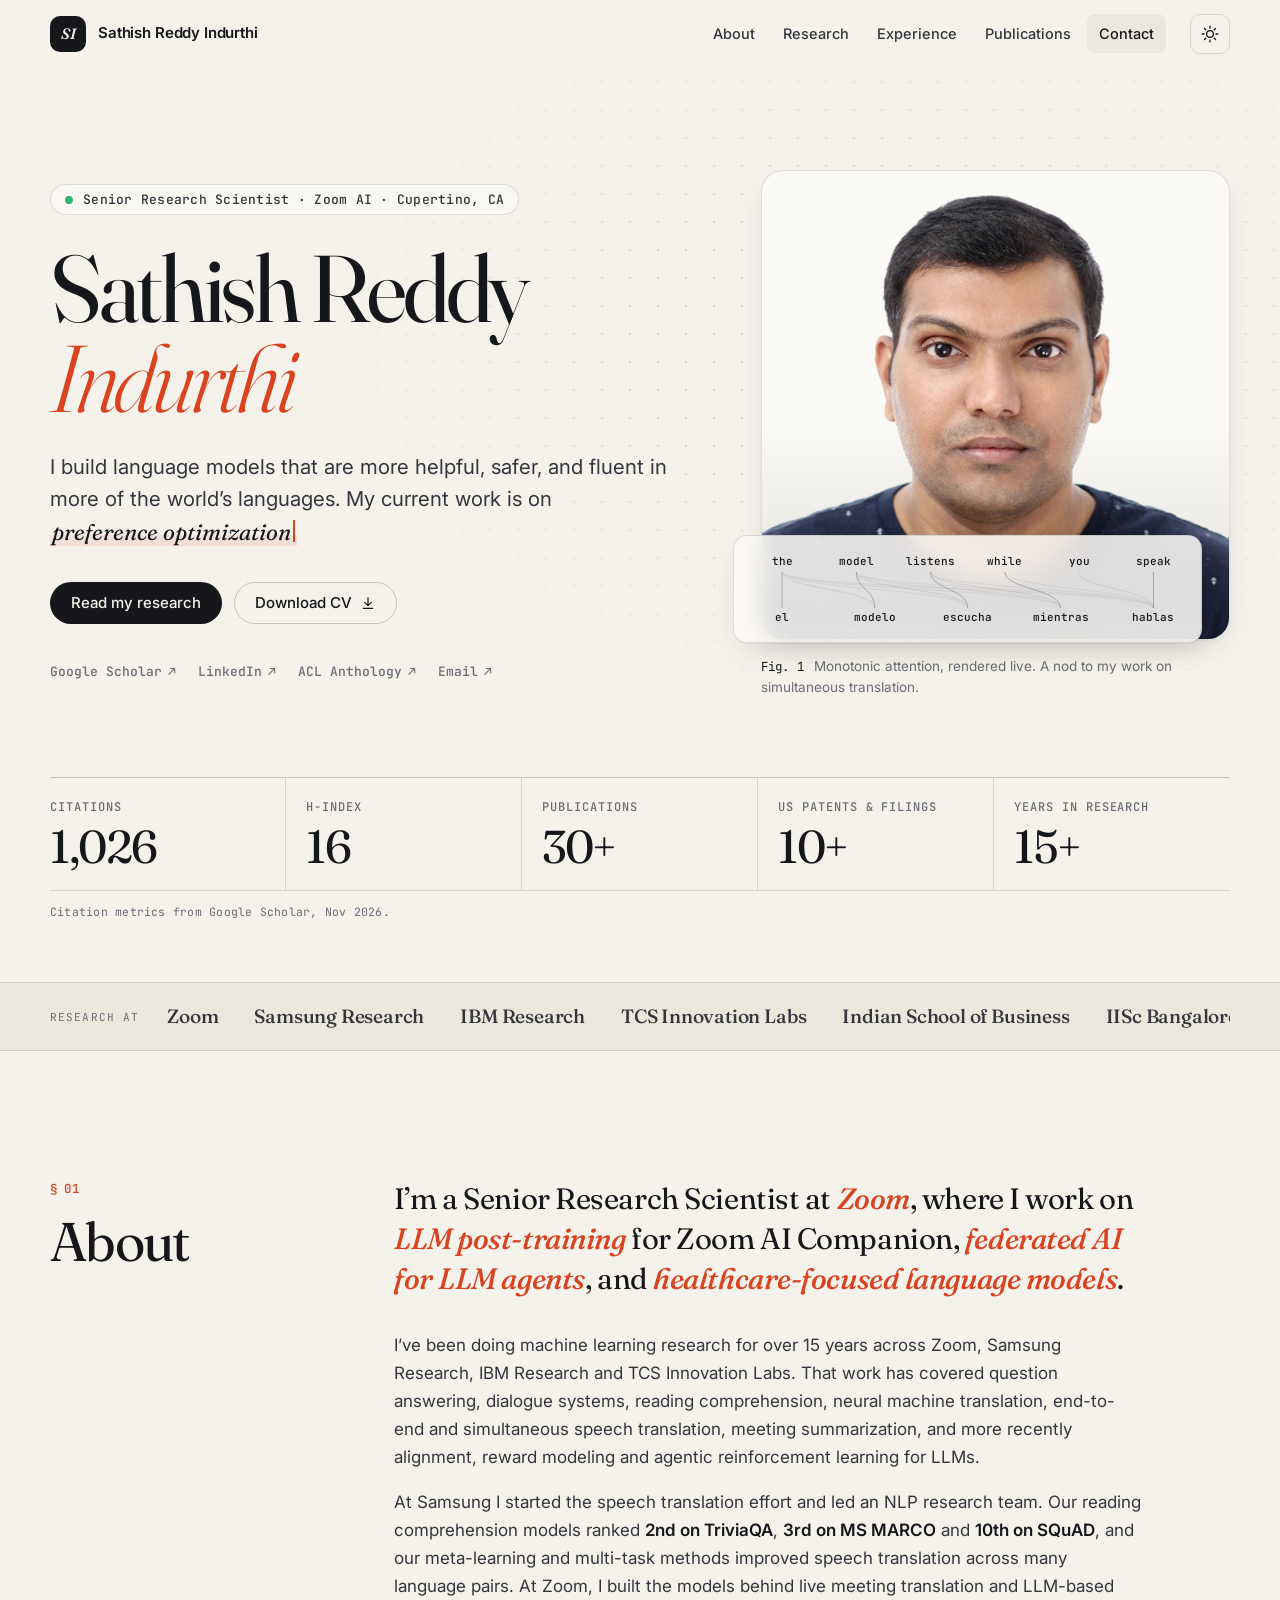
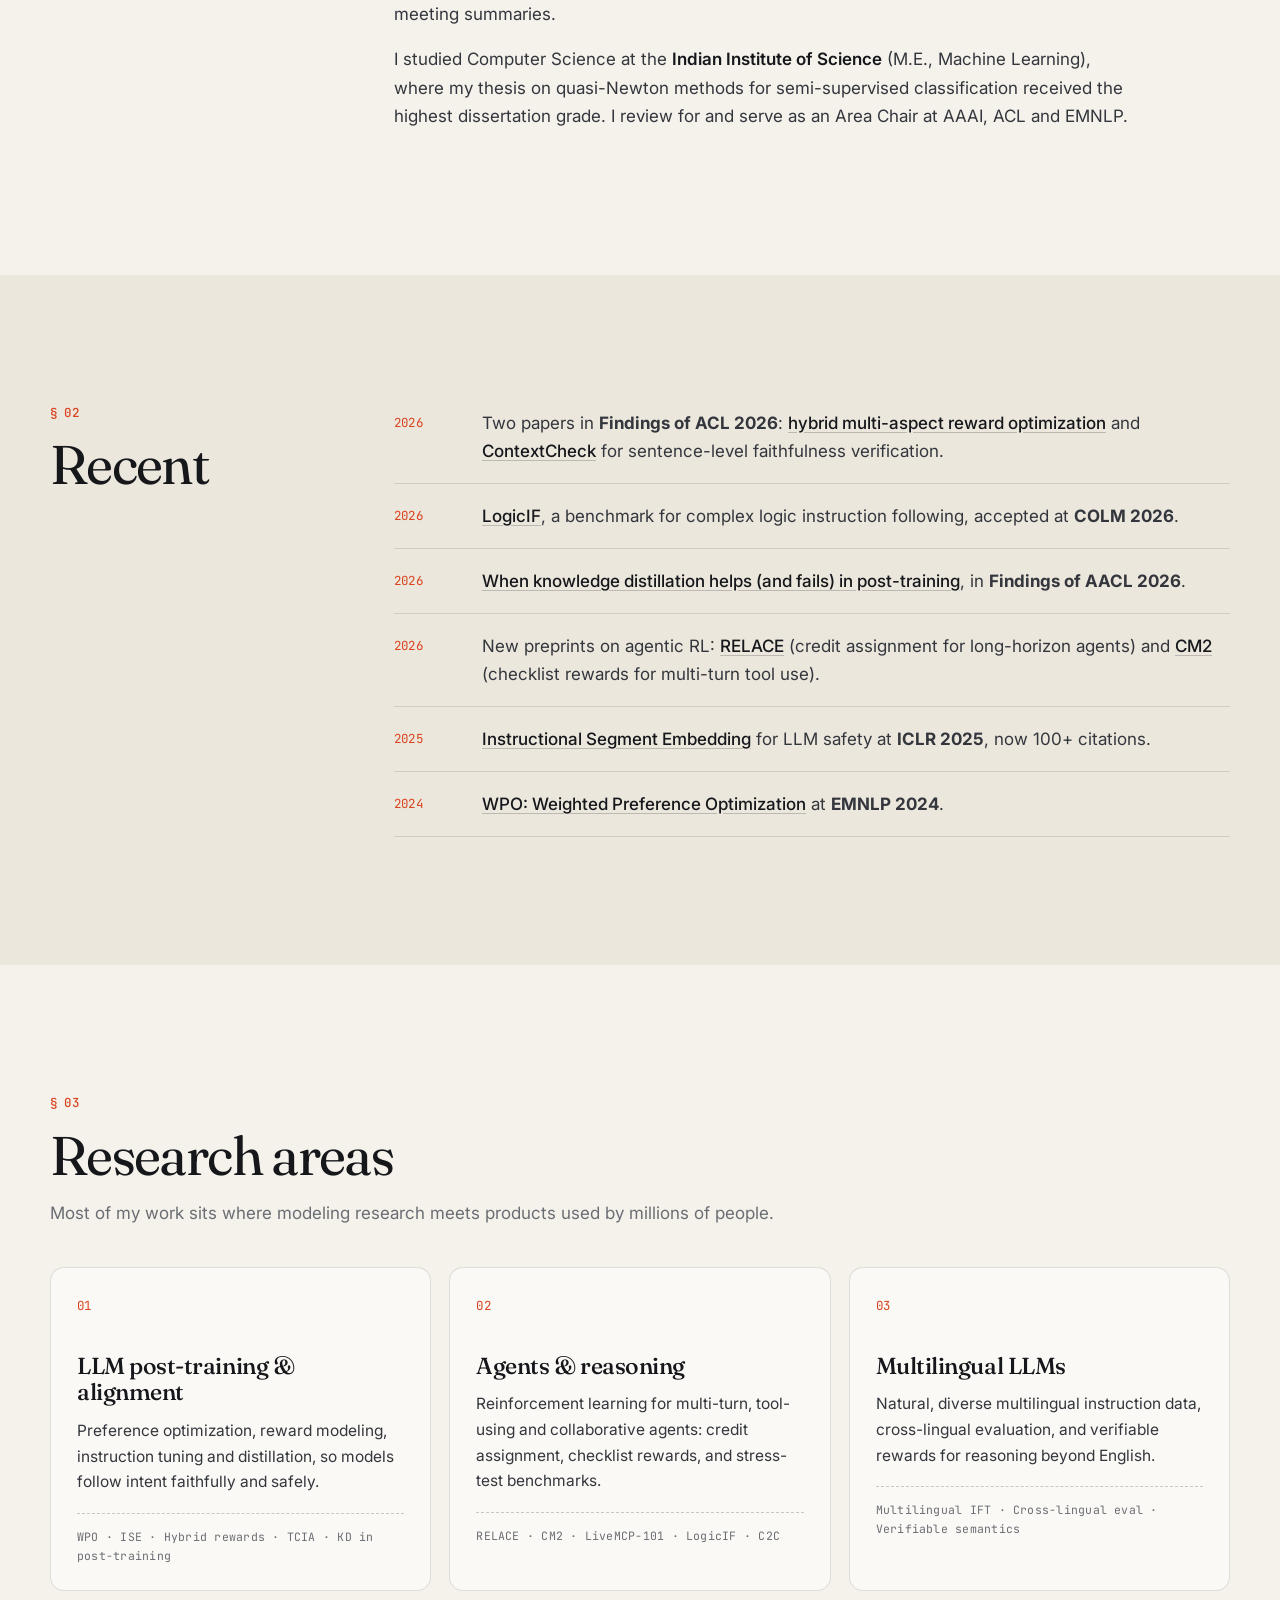
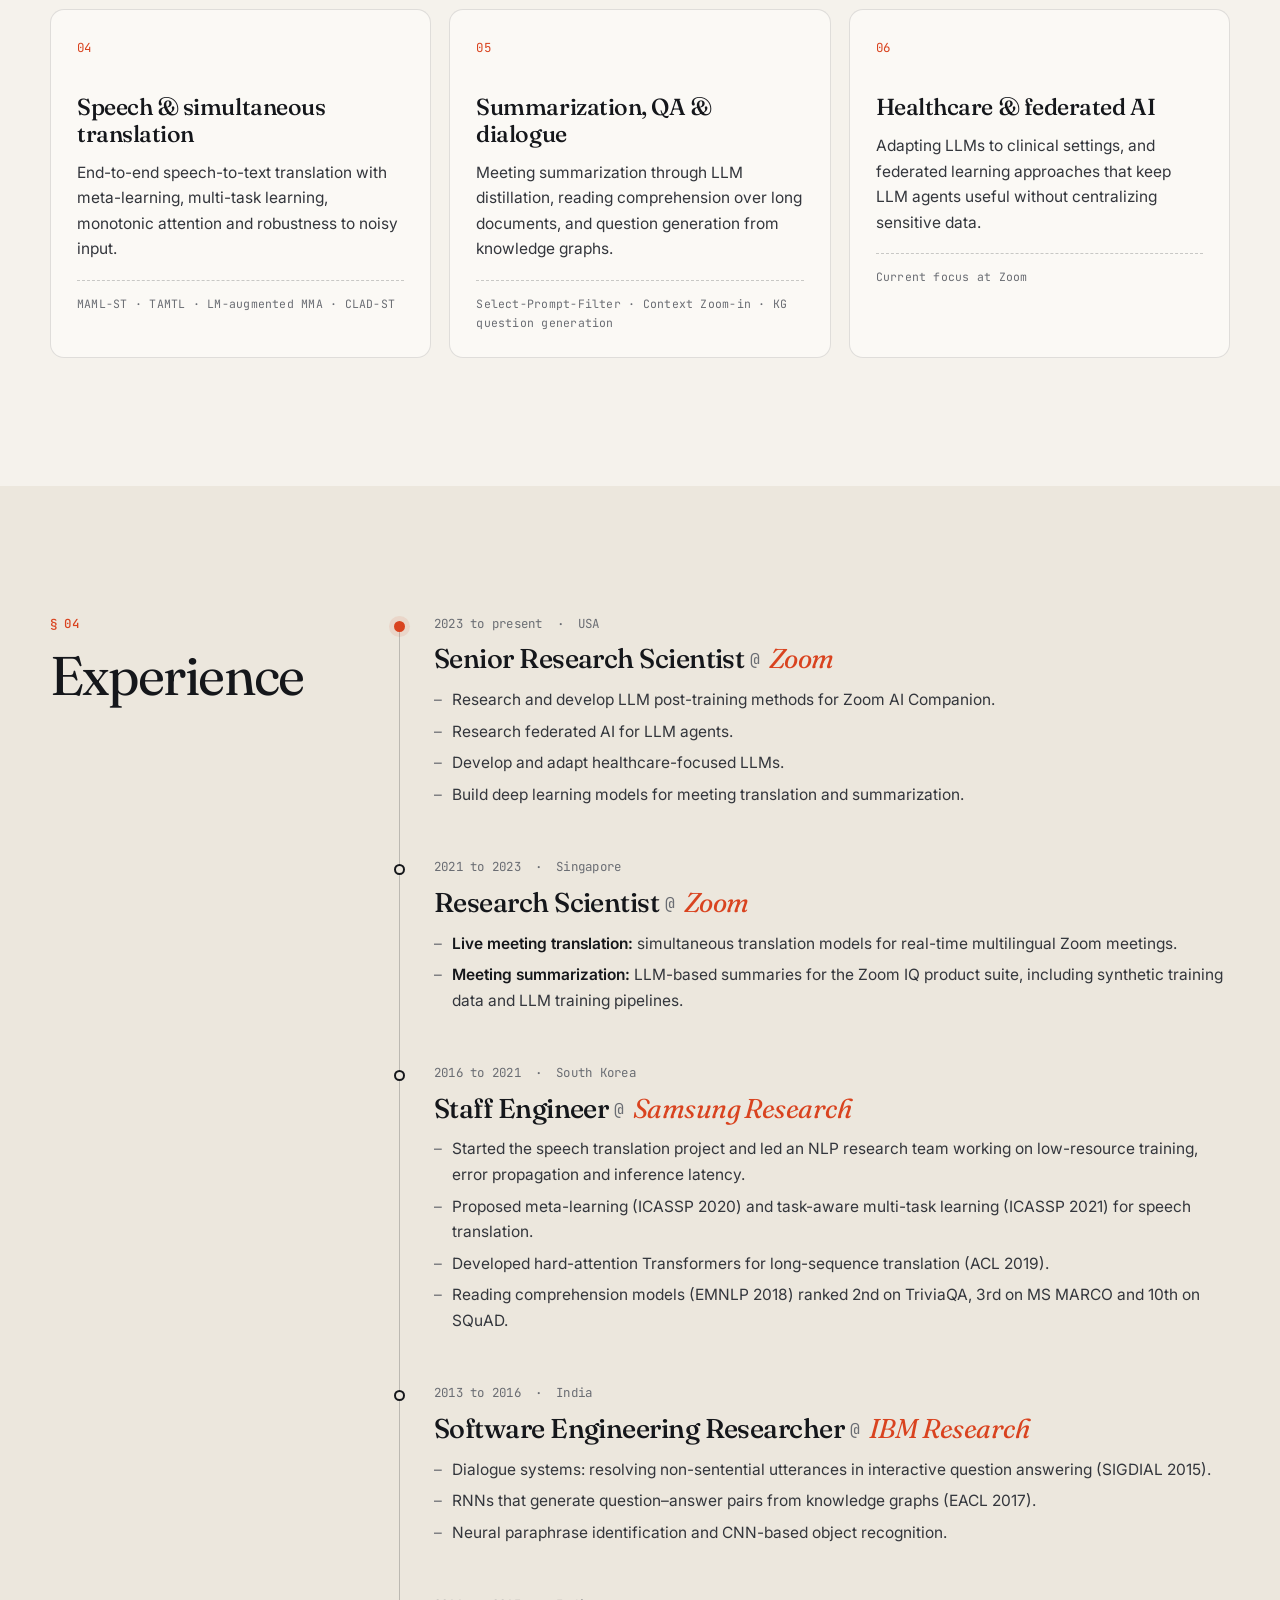
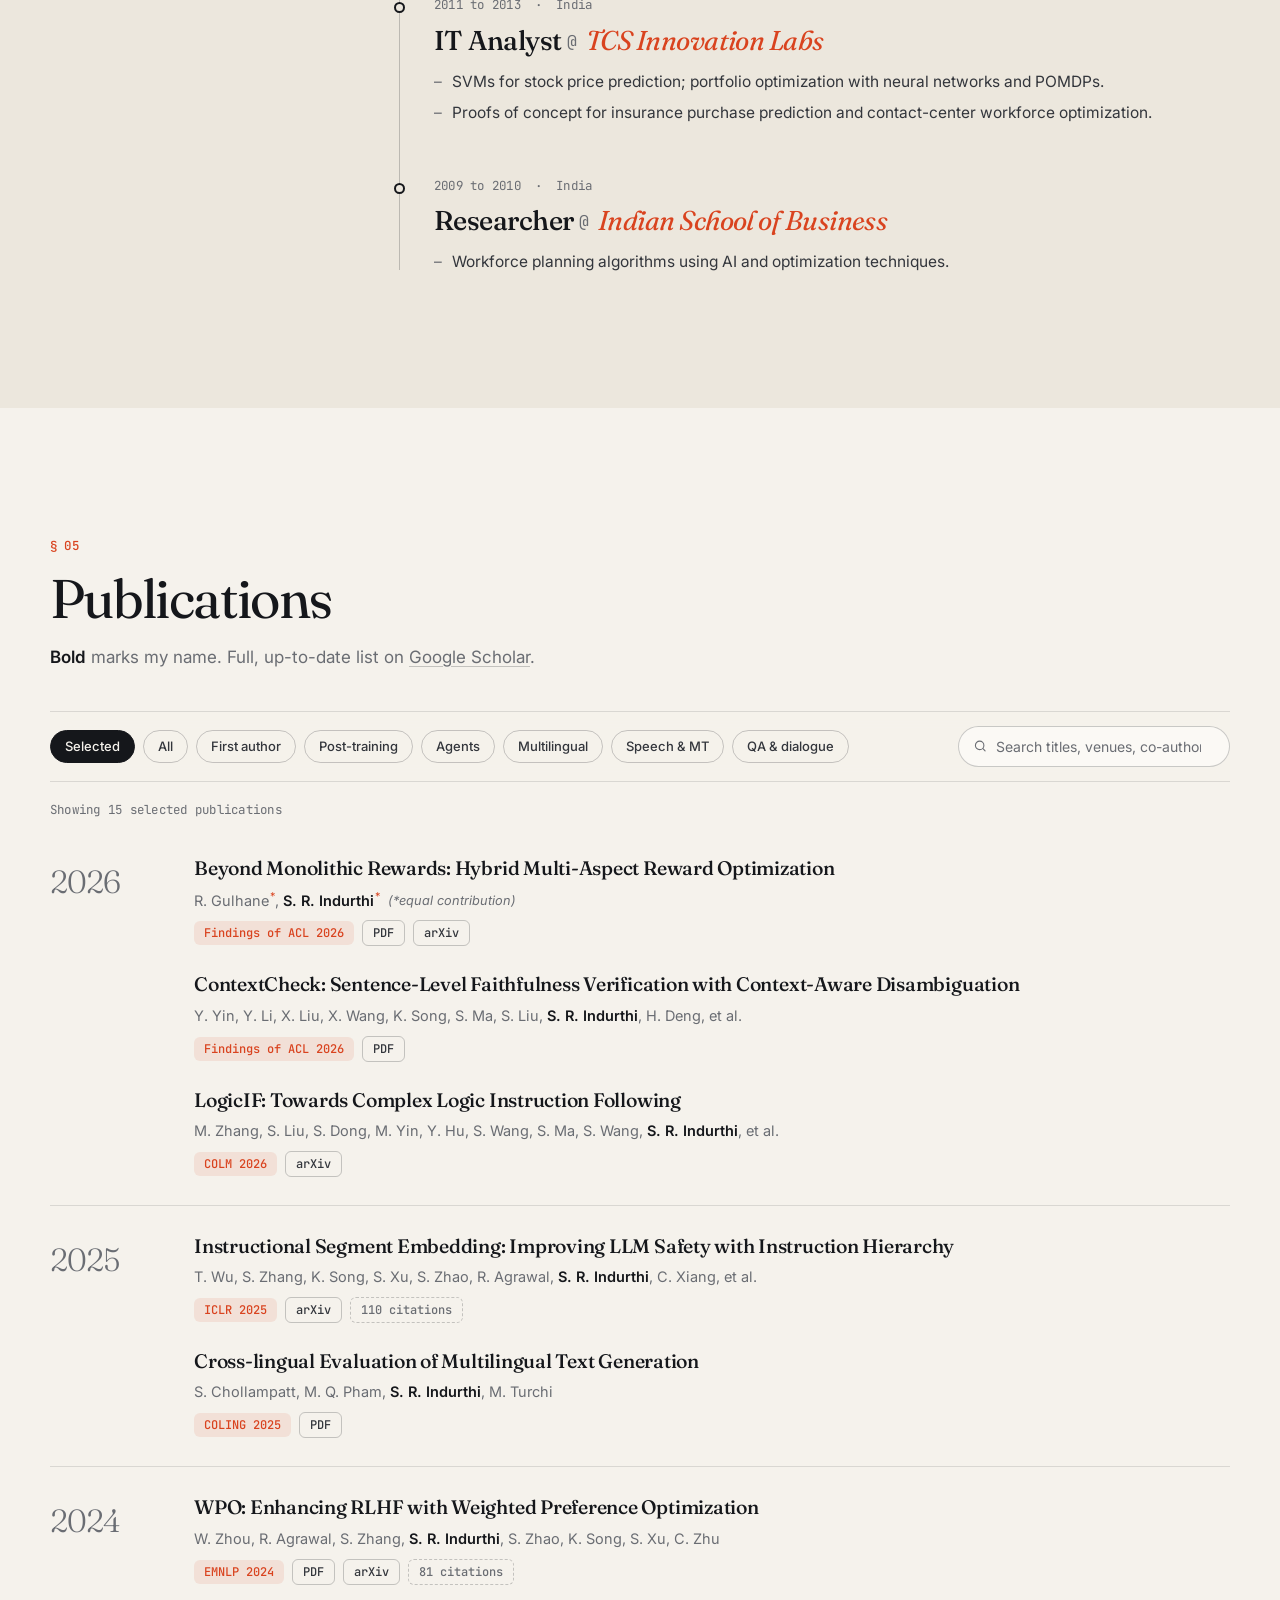
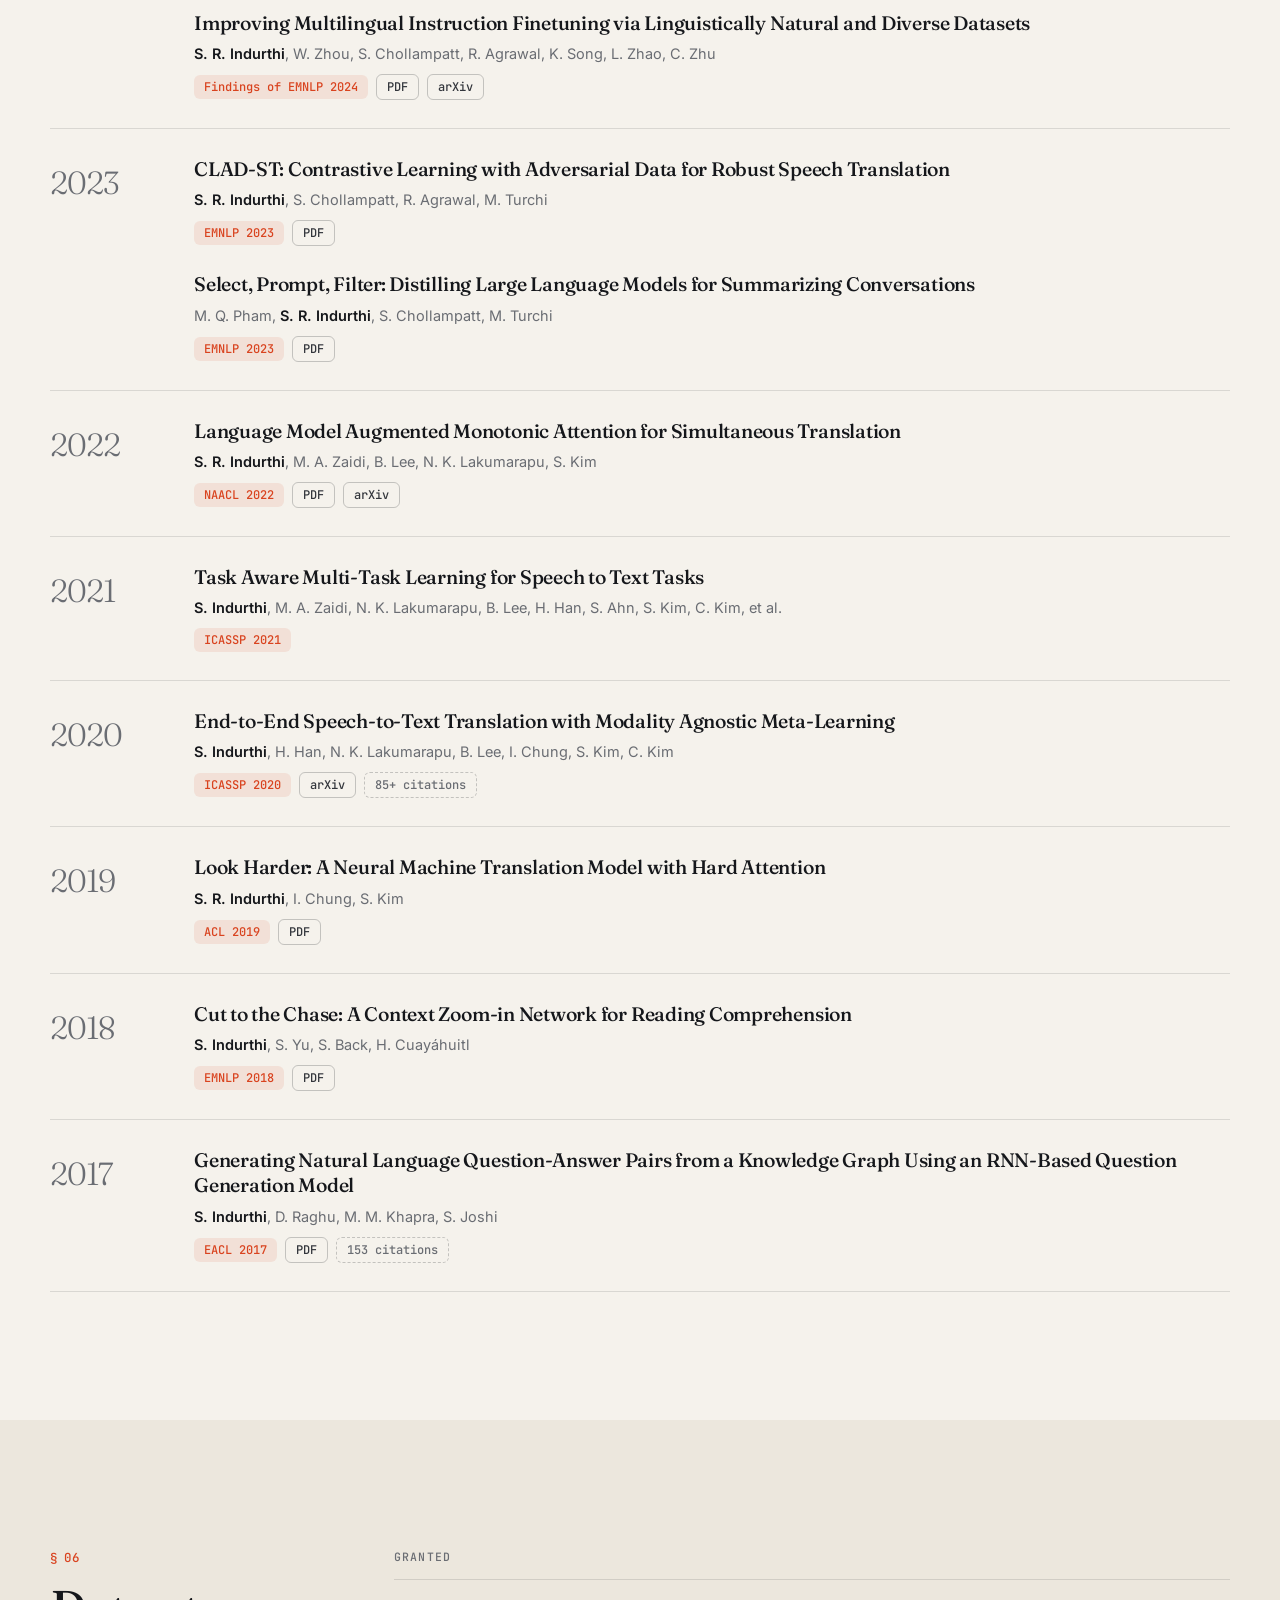
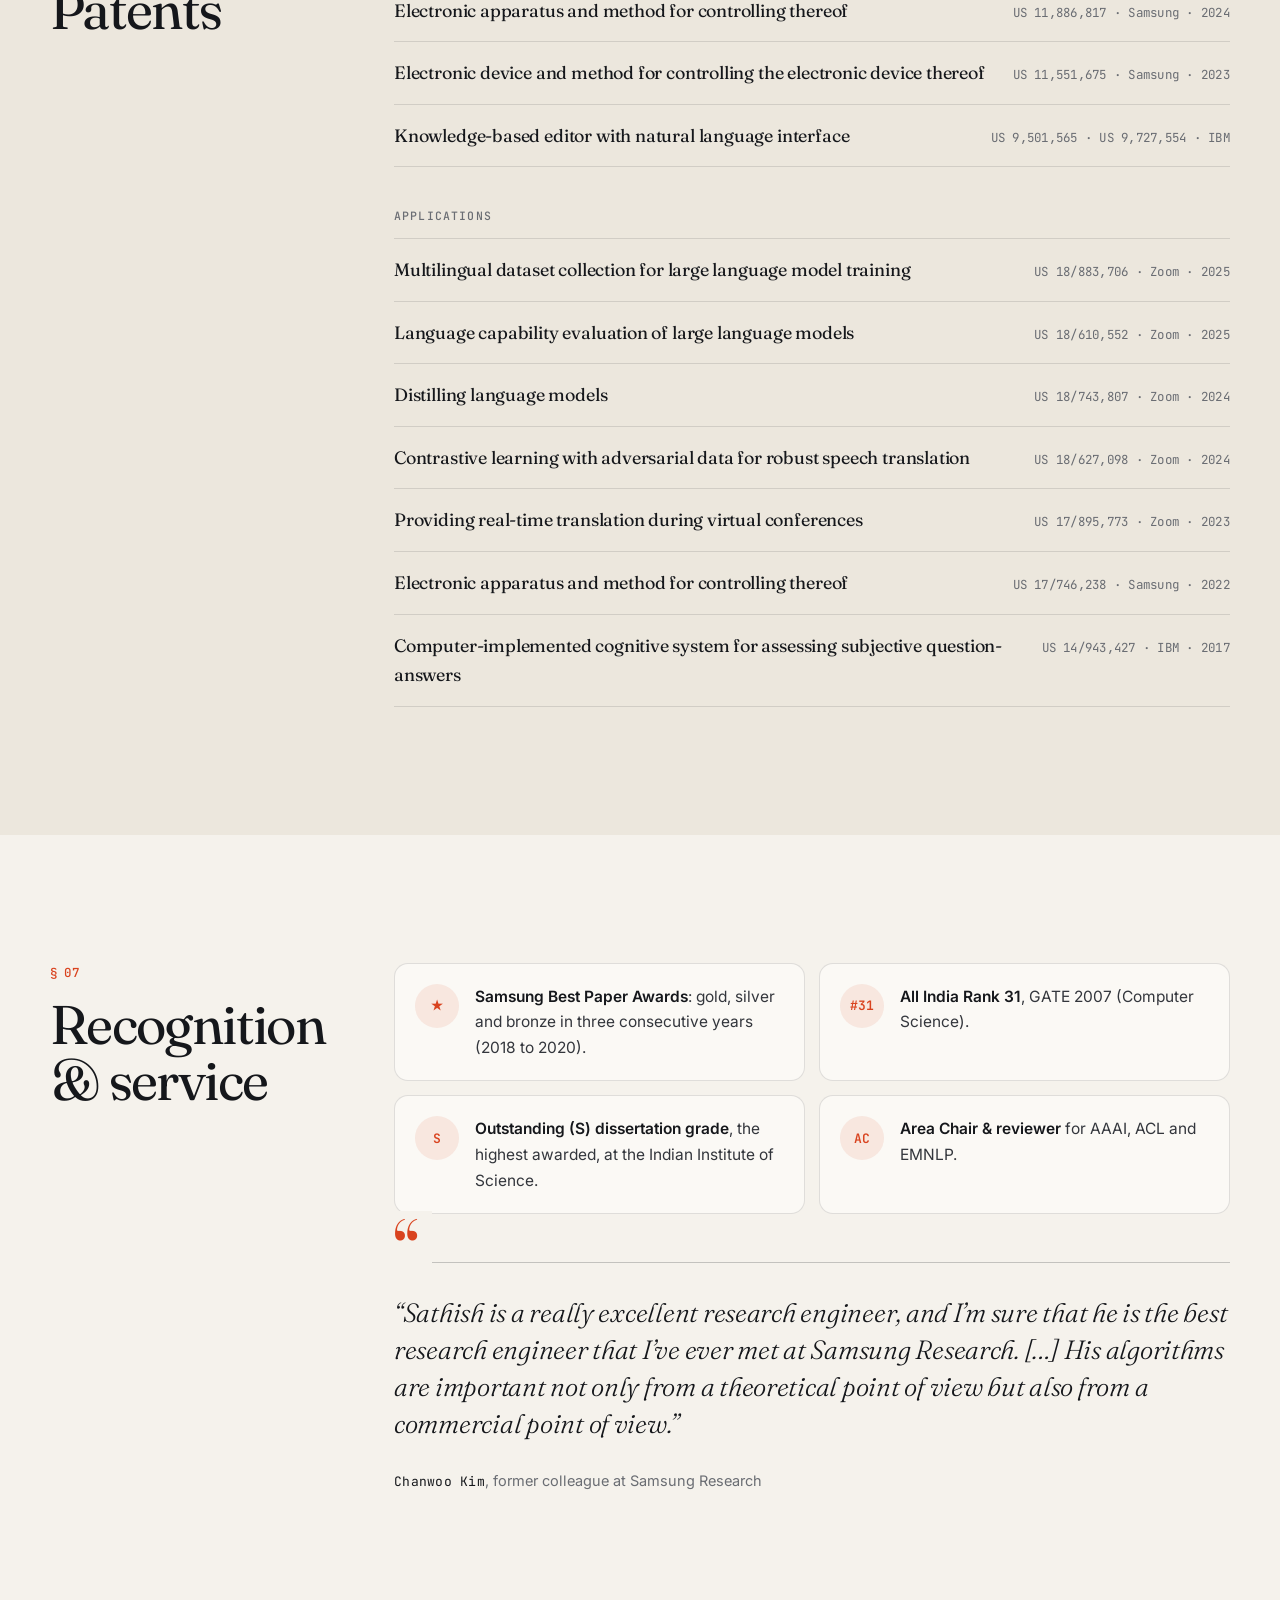
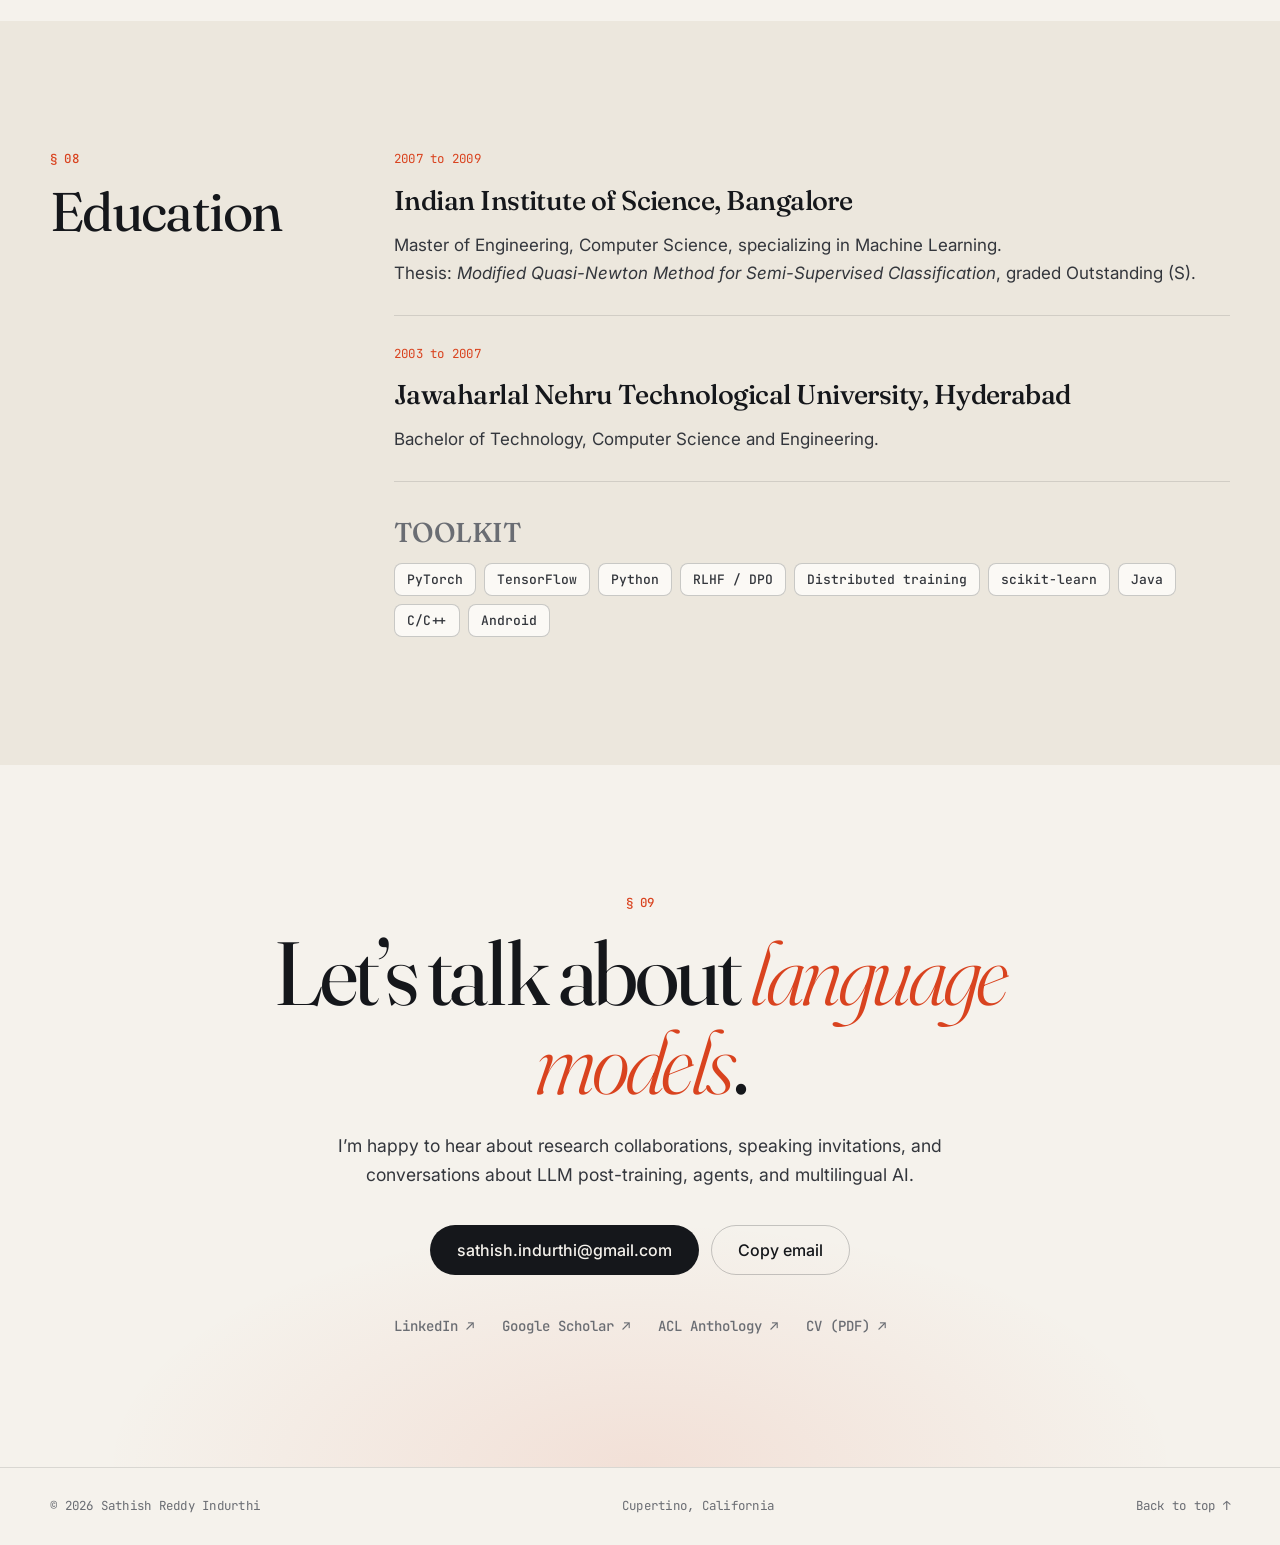
<file: index.html>
<!doctype html>
<html lang="en" data-theme="light">
<head>
  <meta charset="utf-8">
  <meta name="viewport" content="width=device-width, initial-scale=1">
  <title>Sathish Reddy Indurthi · Senior Research Scientist, Zoom AI · LLM Post-Training &amp; NLP</title>
  <meta name="description" content="Sathish Reddy Indurthi is a Senior Research Scientist at Zoom working on LLM post-training, RLHF, AI agents, and multilingual and speech translation. 15+ years of research with papers at ICLR, ACL, EMNLP, NAACL and ICASSP.">
  <meta name="author" content="Sathish Reddy Indurthi">
  <meta name="keywords" content="Sathish Reddy Indurthi, Sathish Indurthi, Indurthi Sathish Reddy, Zoom AI, research scientist, LLM post-training, RLHF, preference optimization, AI agents, speech translation, simultaneous translation, NLP, machine learning, Samsung Research, IBM Research, IISc">
  <meta name="robots" content="index, follow, max-image-preview:large">
  <link rel="canonical" href="https://sathishreddy.github.io/">

  <meta property="og:type" content="profile">
  <meta property="og:site_name" content="Sathish Reddy Indurthi">
  <meta property="og:title" content="Sathish Reddy Indurthi · Senior Research Scientist, Zoom AI">
  <meta property="og:description" content="LLM post-training, AI agents, and multilingual &amp; speech translation. Papers at ICLR, ACL, EMNLP, NAACL and ICASSP.">
  <meta property="og:url" content="https://sathishreddy.github.io/">
  <meta property="og:image" content="https://sathishreddy.github.io/assets/img/og-image.png">
  <meta property="og:image:width" content="1200">
  <meta property="og:image:height" content="630">
  <meta property="og:image:alt" content="Sathish Reddy Indurthi, Senior Research Scientist at Zoom AI">
  <meta property="profile:first_name" content="Sathish Reddy">
  <meta property="profile:last_name" content="Indurthi">
  <meta name="twitter:card" content="summary_large_image">
  <meta name="twitter:title" content="Sathish Reddy Indurthi · Senior Research Scientist, Zoom AI">
  <meta name="twitter:description" content="LLM post-training, AI agents, and multilingual &amp; speech translation.">
  <meta name="twitter:image" content="https://sathishreddy.github.io/assets/img/og-image.png">

  <meta name="theme-color" content="#f5f2ec" media="(prefers-color-scheme: light)">
  <meta name="theme-color" content="#0d0f13" media="(prefers-color-scheme: dark)">
  <link rel="icon" href="/favicon.svg" type="image/svg+xml">
  <link rel="apple-touch-icon" href="/assets/img/apple-touch-icon.png">

  <link rel="preconnect" href="https://fonts.googleapis.com">
  <link rel="preconnect" href="https://fonts.gstatic.com" crossorigin>
  <link rel="stylesheet" href="https://fonts.googleapis.com/css2?family=Fraunces:ital,opsz,wght@0,9..144,300..700;1,9..144,300..700&family=Inter:wght@400;500;600&family=JetBrains+Mono:wght@400;500&display=swap">
  <link rel="stylesheet" href="/assets/css/main.css">

  <script>
    (function () {
      var t = localStorage.getItem('theme');
      if (!t) t = matchMedia('(prefers-color-scheme: dark)').matches ? 'dark' : 'light';
      document.documentElement.setAttribute('data-theme', t);
    })();
  </script>

  <script type="application/ld+json">
  {
    "@context": "https://schema.org",
    "@graph": [
      {
        "@type": "Person",
        "@id": "https://sathishreddy.github.io/#person",
        "name": "Sathish Reddy Indurthi",
        "alternateName": ["Sathish Indurthi", "Indurthi Sathish Reddy", "I. S. Reddy"],
        "givenName": "Sathish Reddy",
        "familyName": "Indurthi",
        "jobTitle": "Senior Research Scientist",
        "description": "Senior Research Scientist at Zoom working on LLM post-training, AI agents, and multilingual and speech translation.",
        "url": "https://sathishreddy.github.io/",
        "image": "https://sathishreddy.github.io/assets/img/sathish-reddy-indurthi.jpg",
        "email": "mailto:sathish.indurthi@gmail.com",
        "worksFor": { "@type": "Organization", "name": "Zoom Communications", "url": "https://www.zoom.com" },
        "address": { "@type": "PostalAddress", "addressLocality": "Cupertino", "addressRegion": "CA", "addressCountry": "US" },
        "alumniOf": [
          { "@type": "CollegeOrUniversity", "name": "Indian Institute of Science", "url": "https://iisc.ac.in" },
          { "@type": "CollegeOrUniversity", "name": "Jawaharlal Nehru Technological University, Hyderabad" }
        ],
        "knowsAbout": [
          "Large language models", "LLM post-training", "Reinforcement learning from human feedback",
          "Preference optimization", "AI agents", "Natural language processing", "Machine translation",
          "Simultaneous speech translation", "Question answering", "Dialogue systems", "Meta-learning", "Multi-task learning"
        ],
        "award": [
          "Samsung Best Paper Awards: gold, silver and bronze (2018-2020)",
          "All India Rank 31, GATE 2007 (Computer Science)"
        ],
        "sameAs": [
          "https://www.linkedin.com/in/sathishindurthi/",
          "https://scholar.google.com/citations?user=xZrGdhgAAAAJ",
          "https://aclanthology.org/people/sathish-reddy-indurthi/",
          "https://github.com/sathishreddy"
        ]
      },
      {
        "@type": "ProfilePage",
        "@id": "https://sathishreddy.github.io/#profile",
        "url": "https://sathishreddy.github.io/",
        "name": "Sathish Reddy Indurthi · Senior Research Scientist, Zoom AI",
        "mainEntity": { "@id": "https://sathishreddy.github.io/#person" },
        "dateModified": "2026-11-20"
      },
      {
        "@type": "WebSite",
        "@id": "https://sathishreddy.github.io/#website",
        "url": "https://sathishreddy.github.io/",
        "name": "Sathish Reddy Indurthi",
        "publisher": { "@id": "https://sathishreddy.github.io/#person" }
      }
    ]
  }
  </script>
</head>
<body>
  <a class="skip" href="#main">Skip to content</a>

  <header class="nav" id="top">
    <div class="wrap nav-inner">
      <a class="brand" href="#top" aria-label="Sathish Reddy Indurthi, home">
        <span class="brand-mark" aria-hidden="true">SI</span>
        <span class="brand-name">Sathish Reddy Indurthi</span>
      </a>
      <nav aria-label="Primary">
        <ul class="nav-links" id="nav-links">
          <li><a href="#about">About</a></li>
          <li><a href="#research">Research</a></li>
          <li><a href="#experience">Experience</a></li>
          <li><a href="#publications">Publications</a></li>
          <li><a href="#contact">Contact</a></li>
        </ul>
      </nav>
      <div class="nav-actions">
        <button class="icon-btn" id="theme-toggle" type="button" aria-label="Toggle dark mode">
          <svg class="i-sun" viewBox="0 0 24 24" aria-hidden="true"><circle cx="12" cy="12" r="4.5"/><path d="M12 1.5v2.5M12 20v2.5M4.6 4.6l1.8 1.8M17.6 17.6l1.8 1.8M1.5 12H4M20 12h2.5M4.6 19.4l1.8-1.8M17.6 6.4l1.8-1.8"/></svg>
          <svg class="i-moon" viewBox="0 0 24 24" aria-hidden="true"><path d="M20.5 14.2A8.5 8.5 0 0 1 9.8 3.5a8.5 8.5 0 1 0 10.7 10.7Z"/></svg>
        </button>
        <button class="icon-btn menu-btn" id="menu-toggle" type="button" aria-label="Open menu" aria-expanded="false" aria-controls="nav-links">
          <svg viewBox="0 0 24 24" aria-hidden="true"><path d="M3 7h18M3 12h18M3 17h18"/></svg>
        </button>
      </div>
    </div>
  </header>

  <main id="main">

    <!-- Hero -->
    <section class="hero">
      <div class="wrap hero-grid">
        <div class="hero-text">
          <p class="eyebrow reveal"><span class="dot" aria-hidden="true"></span> Senior Research Scientist · Zoom AI · Cupertino, CA</p>
          <h1 class="hero-name reveal">Sathish Reddy <em>Indurthi</em></h1>
          <p class="hero-lede reveal">
            I build language models that are more helpful, safer, and fluent in more of the world’s languages.
            My current work is on
            <span class="rotator" aria-live="polite"><span id="rotator-text">LLM post-training</span><span class="caret" aria-hidden="true"></span></span>
          </p>
          <div class="hero-cta reveal">
            <a class="btn btn-primary" href="#publications">Read my research</a>
            <a class="btn btn-ghost" href="/assets/Sathish_Reddy_Indurthi_CV.pdf" target="_blank" rel="noopener">
              Download CV
              <svg viewBox="0 0 24 24" aria-hidden="true"><path d="M12 4v12m0 0-5-5m5 5 5-5M5 20h14"/></svg>
            </a>
          </div>
          <ul class="hero-social reveal" aria-label="Profiles">
            <li><a href="https://scholar.google.com/citations?user=xZrGdhgAAAAJ&amp;hl=en" target="_blank" rel="noopener me">Google Scholar</a></li>
            <li><a href="https://www.linkedin.com/in/sathishindurthi/" target="_blank" rel="noopener me">LinkedIn</a></li>
            <li><a href="https://aclanthology.org/people/sathish-reddy-indurthi/" target="_blank" rel="noopener">ACL Anthology</a></li>
            <li><a href="mailto:sathish.indurthi@gmail.com">Email</a></li>
          </ul>
        </div>

        <figure class="hero-figure reveal">
          <div class="portrait">
            <img src="/assets/img/sathish-reddy-indurthi.jpg" width="640" height="640"
                 alt="Portrait of Sathish Reddy Indurthi" fetchpriority="high">
          </div>
          <div class="attn" aria-hidden="true">
            <canvas id="attn-canvas"></canvas>
          </div>
          <figcaption><span class="mono">Fig. 1</span> Monotonic attention, rendered live. A nod to my work on simultaneous translation.</figcaption>
        </figure>
      </div>

      <div class="wrap">
        <dl class="stats reveal">
          <div class="stat"><dt>Citations</dt><dd><span class="count" data-to="1026">1,026</span></dd></div>
          <div class="stat"><dt>h-index</dt><dd><span class="count" data-to="16">16</span></dd></div>
          <div class="stat"><dt>Publications</dt><dd><span class="count" data-to="30">30</span>+</dd></div>
          <div class="stat"><dt>US patents &amp; filings</dt><dd><span class="count" data-to="10">10</span>+</dd></div>
          <div class="stat"><dt>Years in research</dt><dd><span class="count" data-to="15">15</span>+</dd></div>
        </dl>
        <p class="stats-note mono">Citation metrics from Google Scholar, Nov 2026.</p>
      </div>
    </section>

    <!-- Logos strip -->
    <section class="orgs" aria-label="Organizations">
      <div class="wrap orgs-inner">
        <span class="mono orgs-label">Research at</span>
        <ul>
          <li>Zoom</li><li>Samsung Research</li><li>IBM Research</li><li>TCS Innovation Labs</li><li>Indian School of Business</li><li>IISc Bangalore</li>
        </ul>
      </div>
    </section>

    <!-- About -->
    <section class="section" id="about">
      <div class="wrap two-col">
        <header class="section-head reveal">
          <p class="kicker mono">§ 01</p>
          <h2>About</h2>
        </header>
        <div class="prose reveal">
          <p class="big">
            I’m a Senior Research Scientist at <strong>Zoom</strong>, where I work on
            <strong>LLM post-training</strong> for Zoom AI Companion, <strong>federated AI for LLM agents</strong>,
            and <strong>healthcare-focused language models</strong>.
          </p>
          <p>
            I’ve been doing machine learning research for over 15 years across Zoom, Samsung Research, IBM Research and
            TCS Innovation Labs. That work has covered question answering, dialogue systems, reading comprehension,
            neural machine translation, end-to-end and simultaneous speech translation, meeting summarization, and
            more recently alignment, reward modeling and agentic reinforcement learning for LLMs.
          </p>
          <p>
            At Samsung I started the speech translation effort and led an NLP research team. Our reading comprehension
            models ranked <strong>2nd on TriviaQA</strong>, <strong>3rd on MS&nbsp;MARCO</strong> and <strong>10th on SQuAD</strong>,
            and our meta-learning and multi-task methods improved speech translation across many language pairs. At Zoom, I built
            the models behind live meeting translation and LLM-based meeting summaries.
          </p>
          <p>
            I studied Computer Science at the <strong>Indian Institute of Science</strong> (M.E., Machine Learning), where
            my thesis on quasi-Newton methods for semi-supervised classification received the highest dissertation grade.
            I review for and serve as an Area Chair at AAAI, ACL and EMNLP.
          </p>
        </div>
      </div>
    </section>

    <!-- News -->
    <section class="section section-tint" id="news" aria-labelledby="news-title">
      <div class="wrap two-col">
        <header class="section-head reveal">
          <p class="kicker mono">§ 02</p>
          <h2 id="news-title">Recent</h2>
        </header>
        <ol class="news reveal">
          <li><time class="mono">2026</time><p>Two papers in <strong>Findings of ACL 2026</strong>: <a href="https://aclanthology.org/2026.findings-acl.1320/" target="_blank" rel="noopener">hybrid multi-aspect reward optimization</a> and <a href="https://aclanthology.org/2026.findings-acl.658/" target="_blank" rel="noopener">ContextCheck</a> for sentence-level faithfulness verification.</p></li>
          <li><time class="mono">2026</time><p><a href="https://arxiv.org/abs/2508.09125" target="_blank" rel="noopener">LogicIF</a>, a benchmark for complex logic instruction following, accepted at <strong>COLM 2026</strong>.</p></li>
          <li><time class="mono">2026</time><p><a href="https://aclanthology.org/2026.findings-aacl.39/" target="_blank" rel="noopener">When knowledge distillation helps (and fails) in post-training</a>, in <strong>Findings of AACL 2026</strong>.</p></li>
          <li><time class="mono">2026</time><p>New preprints on agentic RL: <a href="https://arxiv.org/abs/2610.07349" target="_blank" rel="noopener">RELACE</a> (credit assignment for long-horizon agents) and <a href="https://arxiv.org/abs/2602.12268" target="_blank" rel="noopener">CM2</a> (checklist rewards for multi-turn tool use).</p></li>
          <li><time class="mono">2025</time><p><a href="https://arxiv.org/abs/2410.09102" target="_blank" rel="noopener">Instructional Segment Embedding</a> for LLM safety at <strong>ICLR 2025</strong>, now 100+ citations.</p></li>
          <li><time class="mono">2024</time><p><a href="https://aclanthology.org/2024.emnlp-main.475/" target="_blank" rel="noopener">WPO: Weighted Preference Optimization</a> at <strong>EMNLP 2024</strong>.</p></li>
        </ol>
      </div>
    </section>

    <!-- Research -->
    <section class="section" id="research">
      <div class="wrap">
        <header class="section-head reveal">
          <p class="kicker mono">§ 03</p>
          <h2>Research areas</h2>
          <p class="section-sub">Most of my work sits where modeling research meets products used by millions of people.</p>
        </header>
        <div class="cards">
          <article class="card reveal">
            <span class="card-num mono">01</span>
            <h3>LLM post-training &amp; alignment</h3>
            <p>Preference optimization, reward modeling, instruction tuning and distillation, so models follow intent faithfully and safely.</p>
            <p class="card-refs mono">WPO · ISE · Hybrid rewards · TCIA · KD in post-training</p>
          </article>
          <article class="card reveal">
            <span class="card-num mono">02</span>
            <h3>Agents &amp; reasoning</h3>
            <p>Reinforcement learning for multi-turn, tool-using and collaborative agents: credit assignment, checklist rewards, and stress-test benchmarks.</p>
            <p class="card-refs mono">RELACE · CM2 · LiveMCP-101 · LogicIF · C2C</p>
          </article>
          <article class="card reveal">
            <span class="card-num mono">03</span>
            <h3>Multilingual LLMs</h3>
            <p>Natural, diverse multilingual instruction data, cross-lingual evaluation, and verifiable rewards for reasoning beyond English.</p>
            <p class="card-refs mono">Multilingual IFT · Cross-lingual eval · Verifiable semantics</p>
          </article>
          <article class="card reveal">
            <span class="card-num mono">04</span>
            <h3>Speech &amp; simultaneous translation</h3>
            <p>End-to-end speech-to-text translation with meta-learning, multi-task learning, monotonic attention and robustness to noisy input.</p>
            <p class="card-refs mono">MAML-ST · TAMTL · LM-augmented MMA · CLAD-ST</p>
          </article>
          <article class="card reveal">
            <span class="card-num mono">05</span>
            <h3>Summarization, QA &amp; dialogue</h3>
            <p>Meeting summarization through LLM distillation, reading comprehension over long documents, and question generation from knowledge graphs.</p>
            <p class="card-refs mono">Select-Prompt-Filter · Context Zoom-in · KG question generation</p>
          </article>
          <article class="card reveal">
            <span class="card-num mono">06</span>
            <h3>Healthcare &amp; federated AI</h3>
            <p>Adapting LLMs to clinical settings, and federated learning approaches that keep LLM agents useful without centralizing sensitive data.</p>
            <p class="card-refs mono">Current focus at Zoom</p>
          </article>
        </div>
      </div>
    </section>

    <!-- Experience -->
    <section class="section section-tint" id="experience">
      <div class="wrap two-col">
        <header class="section-head reveal">
          <p class="kicker mono">§ 04</p>
          <h2>Experience</h2>
        </header>
        <ol class="timeline">
          <li class="job reveal">
            <div class="job-meta mono"><span>2023 to present</span><span>USA</span></div>
            <h3>Senior Research Scientist <span class="at">Zoom</span></h3>
            <ul>
              <li>Research and develop LLM post-training methods for Zoom AI Companion.</li>
              <li>Research federated AI for LLM agents.</li>
              <li>Develop and adapt healthcare-focused LLMs.</li>
              <li>Build deep learning models for meeting translation and summarization.</li>
            </ul>
          </li>
          <li class="job reveal">
            <div class="job-meta mono"><span>2021 to 2023</span><span>Singapore</span></div>
            <h3>Research Scientist <span class="at">Zoom</span></h3>
            <ul>
              <li><strong>Live meeting translation:</strong> simultaneous translation models for real-time multilingual Zoom meetings.</li>
              <li><strong>Meeting summarization:</strong> LLM-based summaries for the Zoom IQ product suite, including synthetic training data and LLM training pipelines.</li>
            </ul>
          </li>
          <li class="job reveal">
            <div class="job-meta mono"><span>2016 to 2021</span><span>South Korea</span></div>
            <h3>Staff Engineer <span class="at">Samsung Research</span></h3>
            <ul>
              <li>Started the speech translation project and led an NLP research team working on low-resource training, error propagation and inference latency.</li>
              <li>Proposed meta-learning (ICASSP 2020) and task-aware multi-task learning (ICASSP 2021) for speech translation.</li>
              <li>Developed hard-attention Transformers for long-sequence translation (ACL 2019).</li>
              <li>Reading comprehension models (EMNLP 2018) ranked 2nd on TriviaQA, 3rd on MS&nbsp;MARCO and 10th on SQuAD.</li>
            </ul>
          </li>
          <li class="job reveal">
            <div class="job-meta mono"><span>2013 to 2016</span><span>India</span></div>
            <h3>Software Engineering Researcher <span class="at">IBM Research</span></h3>
            <ul>
              <li>Dialogue systems: resolving non-sentential utterances in interactive question answering (SIGDIAL 2015).</li>
              <li>RNNs that generate question–answer pairs from knowledge graphs (EACL 2017).</li>
              <li>Neural paraphrase identification and CNN-based object recognition.</li>
            </ul>
          </li>
          <li class="job reveal">
            <div class="job-meta mono"><span>2011 to 2013</span><span>India</span></div>
            <h3>IT Analyst <span class="at">TCS Innovation Labs</span></h3>
            <ul>
              <li>SVMs for stock price prediction; portfolio optimization with neural networks and POMDPs.</li>
              <li>Proofs of concept for insurance purchase prediction and contact-center workforce optimization.</li>
            </ul>
          </li>
          <li class="job reveal">
            <div class="job-meta mono"><span>2009 to 2010</span><span>India</span></div>
            <h3>Researcher <span class="at">Indian School of Business</span></h3>
            <ul>
              <li>Workforce planning algorithms using AI and optimization techniques.</li>
            </ul>
          </li>
        </ol>
      </div>
    </section>

    <!-- Publications -->
    <section class="section" id="publications">
      <div class="wrap">
        <header class="section-head reveal">
          <p class="kicker mono">§ 05</p>
          <h2>Publications</h2>
          <p class="section-sub">
            <b class="me-key">Bold</b> marks my name. Full, up-to-date list on
            <a href="https://scholar.google.com/citations?user=xZrGdhgAAAAJ&amp;hl=en" target="_blank" rel="noopener">Google Scholar</a>.
          </p>
        </header>

        <div class="pub-controls reveal" role="toolbar" aria-label="Filter publications">
          <div class="chips" id="pub-chips">
            <button class="chip is-active" data-filter="selected" type="button">Selected</button>
            <button class="chip" data-filter="all" type="button">All</button>
            <button class="chip" data-filter="first" type="button">First author</button>
            <button class="chip" data-filter="alignment" type="button">Post-training</button>
            <button class="chip" data-filter="agents" type="button">Agents</button>
            <button class="chip" data-filter="multilingual" type="button">Multilingual</button>
            <button class="chip" data-filter="speech" type="button">Speech &amp; MT</button>
            <button class="chip" data-filter="qa" type="button">QA &amp; dialogue</button>
          </div>
          <label class="search">
            <span class="sr-only">Search publications</span>
            <svg viewBox="0 0 24 24" aria-hidden="true"><circle cx="11" cy="11" r="7"/><path d="m20 20-3.5-3.5"/></svg>
            <input id="pub-search" type="search" placeholder="Search titles, venues, co-authors">
          </label>
        </div>
        <p class="pub-count mono" id="pub-count" aria-live="polite"></p>

        <div class="pubs" id="pubs">

          <section class="pub-year" data-year="2026">
            <h3 class="year mono">2026</h3>
            <ol>
              <li class="pub" data-tags="agents alignment">
                <h4><a href="https://arxiv.org/abs/2610.07349" target="_blank" rel="noopener">RELACE: Retrospective Likelihood-Based Action Credit Estimation for Long-Horizon Language Agents</a></h4>
                <p class="authors">S. Chakrabarti, <b>S. R. Indurthi</b></p>
                <p class="meta"><span class="venue">arXiv preprint</span><a href="https://arxiv.org/abs/2610.07349" target="_blank" rel="noopener">arXiv</a></p>
              </li>
              <li class="pub" data-tags="alignment first selected">
                <h4><a href="https://aclanthology.org/2026.findings-acl.1320/" target="_blank" rel="noopener">Beyond Monolithic Rewards: Hybrid Multi-Aspect Reward Optimization</a></h4>
                <p class="authors">R. Gulhane<sup>*</sup>, <b>S. R. Indurthi</b><sup>*</sup> <span class="equal">(*equal contribution)</span></p>
                <p class="meta"><span class="venue">Findings of ACL 2026</span><a href="https://aclanthology.org/2026.findings-acl.1320.pdf" target="_blank" rel="noopener">PDF</a><a href="https://arxiv.org/abs/2510.05283" target="_blank" rel="noopener">arXiv</a></p>
              </li>
              <li class="pub" data-tags="alignment selected">
                <h4><a href="https://aclanthology.org/2026.findings-acl.658/" target="_blank" rel="noopener">ContextCheck: Sentence-Level Faithfulness Verification with Context-Aware Disambiguation</a></h4>
                <p class="authors">Y. Yin, Y. Li, X. Liu, X. Wang, K. Song, S. Ma, S. Liu, <b>S. R. Indurthi</b>, H. Deng, et al.</p>
                <p class="meta"><span class="venue">Findings of ACL 2026</span><a href="https://aclanthology.org/2026.findings-acl.658.pdf" target="_blank" rel="noopener">PDF</a></p>
              </li>
              <li class="pub" data-tags="agents selected">
                <h4><a href="https://arxiv.org/abs/2508.09125" target="_blank" rel="noopener">LogicIF: Towards Complex Logic Instruction Following</a></h4>
                <p class="authors">M. Zhang, S. Liu, S. Dong, M. Yin, Y. Hu, S. Wang, S. Ma, S. Wang, <b>S. R. Indurthi</b>, et al.</p>
                <p class="meta"><span class="venue">COLM 2026</span><a href="https://arxiv.org/abs/2508.09125" target="_blank" rel="noopener">arXiv</a></p>
              </li>
              <li class="pub" data-tags="alignment">
                <h4><a href="https://aclanthology.org/2026.findings-aacl.39/" target="_blank" rel="noopener">Understanding Knowledge Distillation in Post-Training: When It Helps and When It Fails</a></h4>
                <p class="authors">X. Liu, S. Ma, S. Liu, S. Wang, <b>S. R. Indurthi</b>, H. Deng, L. Wang, K. Song</p>
                <p class="meta"><span class="venue">Findings of AACL 2026</span><a href="https://aclanthology.org/2026.findings-aacl.39.pdf" target="_blank" rel="noopener">PDF</a><a href="https://arxiv.org/abs/2606.22942" target="_blank" rel="noopener">arXiv</a></p>
              </li>
              <li class="pub" data-tags="agents alignment">
                <h4><a href="https://arxiv.org/abs/2602.12268" target="_blank" rel="noopener">CM2: Reinforcement Learning with Checklist Rewards for Multi-Turn and Multi-Step Agentic Tool Use</a></h4>
                <p class="authors">Z. Zhang, K. Song, X. Wang, Y. Hu, W. Yan, C. Zhao, H. P. Zou, H. Deng, …, <b>S. R. Indurthi</b>, et al.</p>
                <p class="meta"><span class="venue">arXiv preprint</span><a href="https://arxiv.org/abs/2602.12268" target="_blank" rel="noopener">arXiv</a></p>
              </li>
            </ol>
          </section>

          <section class="pub-year" data-year="2025">
            <h3 class="year mono">2025</h3>
            <ol>
              <li class="pub" data-tags="alignment selected">
                <h4><a href="https://arxiv.org/abs/2410.09102" target="_blank" rel="noopener">Instructional Segment Embedding: Improving LLM Safety with Instruction Hierarchy</a></h4>
                <p class="authors">T. Wu, S. Zhang, K. Song, S. Xu, S. Zhao, R. Agrawal, <b>S. R. Indurthi</b>, C. Xiang, et al.</p>
                <p class="meta"><span class="venue">ICLR 2025</span><a href="https://arxiv.org/abs/2410.09102" target="_blank" rel="noopener">arXiv</a><span class="cites">110 citations</span></p>
              </li>
              <li class="pub" data-tags="multilingual selected">
                <h4><a href="https://aclanthology.org/2025.coling-main.520/" target="_blank" rel="noopener">Cross-lingual Evaluation of Multilingual Text Generation</a></h4>
                <p class="authors">S. Chollampatt, M. Q. Pham, <b>S. R. Indurthi</b>, M. Turchi</p>
                <p class="meta"><span class="venue">COLING 2025</span><a href="https://aclanthology.org/2025.coling-main.520.pdf" target="_blank" rel="noopener">PDF</a></p>
              </li>
              <li class="pub" data-tags="multilingual alignment">
                <h4><a href="https://arxiv.org/abs/2509.25543" target="_blank" rel="noopener">Aligning Multilingual Reasoning with Verifiable Semantics from a High-Resource Expert Model</a></h4>
                <p class="authors">F. Faisal, K. Song, S. Wang, S. Ma, S. Liu, H. Deng, <b>S. R. Indurthi</b></p>
                <p class="meta"><span class="venue">arXiv preprint</span><a href="https://arxiv.org/abs/2509.25543" target="_blank" rel="noopener">arXiv</a></p>
              </li>
              <li class="pub" data-tags="agents">
                <h4><a href="https://arxiv.org/abs/2508.15760" target="_blank" rel="noopener">LiveMCP-101: Stress Testing and Diagnosing MCP-Enabled Agents on Challenging Queries</a></h4>
                <p class="authors">M. Yin, D. Shen, S. Xu, S. Dong, M. Zhang, Y. Hu, S. Liu, J. Han, S. Ma, S. Wang, …, <b>S. R. Indurthi</b>, et al.</p>
                <p class="meta"><span class="venue">arXiv preprint</span><a href="https://arxiv.org/abs/2508.15760" target="_blank" rel="noopener">arXiv</a></p>
              </li>
              <li class="pub" data-tags="agents">
                <h4><a href="https://arxiv.org/abs/2510.19995" target="_blank" rel="noopener">Communication to Completion: Modeling Collaborative Workflows with Intelligent Multi-Agent Communication</a></h4>
                <p class="authors">Y. Lu, X. Wang, S. Ma, S. Liu, <b>S. R. Indurthi</b>, S. Wang, H. Deng, F. Liu, K. Song</p>
                <p class="meta"><span class="venue">arXiv preprint</span><a href="https://arxiv.org/abs/2510.19995" target="_blank" rel="noopener">arXiv</a></p>
              </li>
              <li class="pub" data-tags="alignment">
                <h4><a href="https://arxiv.org/abs/2508.20374" target="_blank" rel="noopener">TCIA: A Task-Centric Instruction Augmentation Method for Instruction Finetuning</a></h4>
                <p class="authors">S. Ma, S. Liu, J. Tan, Y. Hu, S. Wang, <b>S. R. Indurthi</b>, S. Zhao, L. Wu, J. Han, et al.</p>
                <p class="meta"><span class="venue">arXiv preprint</span><a href="https://arxiv.org/abs/2508.20374" target="_blank" rel="noopener">arXiv</a></p>
              </li>
            </ol>
          </section>

          <section class="pub-year" data-year="2024">
            <h3 class="year mono">2024</h3>
            <ol>
              <li class="pub" data-tags="alignment selected">
                <h4><a href="https://aclanthology.org/2024.emnlp-main.475/" target="_blank" rel="noopener">WPO: Enhancing RLHF with Weighted Preference Optimization</a></h4>
                <p class="authors">W. Zhou, R. Agrawal, S. Zhang, <b>S. R. Indurthi</b>, S. Zhao, K. Song, S. Xu, C. Zhu</p>
                <p class="meta"><span class="venue">EMNLP 2024</span><a href="https://aclanthology.org/2024.emnlp-main.475.pdf" target="_blank" rel="noopener">PDF</a><a href="https://arxiv.org/abs/2406.11827" target="_blank" rel="noopener">arXiv</a><span class="cites">81 citations</span></p>
              </li>
              <li class="pub" data-tags="multilingual alignment first selected">
                <h4><a href="https://aclanthology.org/2024.findings-emnlp.128/" target="_blank" rel="noopener">Improving Multilingual Instruction Finetuning via Linguistically Natural and Diverse Datasets</a></h4>
                <p class="authors"><b>S. R. Indurthi</b>, W. Zhou, S. Chollampatt, R. Agrawal, K. Song, L. Zhao, C. Zhu</p>
                <p class="meta"><span class="venue">Findings of EMNLP 2024</span><a href="https://aclanthology.org/2024.findings-emnlp.128.pdf" target="_blank" rel="noopener">PDF</a><a href="https://arxiv.org/abs/2407.01853" target="_blank" rel="noopener">arXiv</a></p>
              </li>
            </ol>
          </section>

          <section class="pub-year" data-year="2023">
            <h3 class="year mono">2023</h3>
            <ol>
              <li class="pub" data-tags="speech first selected">
                <h4><a href="https://aclanthology.org/2023.emnlp-main.560/" target="_blank" rel="noopener">CLAD-ST: Contrastive Learning with Adversarial Data for Robust Speech Translation</a></h4>
                <p class="authors"><b>S. R. Indurthi</b>, S. Chollampatt, R. Agrawal, M. Turchi</p>
                <p class="meta"><span class="venue">EMNLP 2023</span><a href="https://aclanthology.org/2023.emnlp-main.560.pdf" target="_blank" rel="noopener">PDF</a></p>
              </li>
              <li class="pub" data-tags="qa selected">
                <h4><a href="https://aclanthology.org/2023.emnlp-main.753/" target="_blank" rel="noopener">Select, Prompt, Filter: Distilling Large Language Models for Summarizing Conversations</a></h4>
                <p class="authors">M. Q. Pham, <b>S. R. Indurthi</b>, S. Chollampatt, M. Turchi</p>
                <p class="meta"><span class="venue">EMNLP 2023</span><a href="https://aclanthology.org/2023.emnlp-main.753.pdf" target="_blank" rel="noopener">PDF</a></p>
              </li>
            </ol>
          </section>

          <section class="pub-year" data-year="2022">
            <h3 class="year mono">2022</h3>
            <ol>
              <li class="pub" data-tags="speech first selected">
                <h4><a href="https://aclanthology.org/2022.naacl-main.3/" target="_blank" rel="noopener">Language Model Augmented Monotonic Attention for Simultaneous Translation</a></h4>
                <p class="authors"><b>S. R. Indurthi</b>, M. A. Zaidi, B. Lee, N. K. Lakumarapu, S. Kim</p>
                <p class="meta"><span class="venue">NAACL 2022</span><a href="https://aclanthology.org/2022.naacl-main.3.pdf" target="_blank" rel="noopener">PDF</a><a href="https://arxiv.org/abs/2109.03121" target="_blank" rel="noopener">arXiv</a></p>
              </li>
            </ol>
          </section>

          <section class="pub-year" data-year="2021">
            <h3 class="year mono">2021</h3>
            <ol>
              <li class="pub" data-tags="speech first selected">
                <h4><a href="https://scholar.google.com/scholar?q=%22Task+aware+multi-task+learning+for+speech+to+text+tasks%22" target="_blank" rel="noopener">Task Aware Multi-Task Learning for Speech to Text Tasks</a></h4>
                <p class="authors"><b>S. Indurthi</b>, M. A. Zaidi, N. K. Lakumarapu, B. Lee, H. Han, S. Ahn, S. Kim, C. Kim, et al.</p>
                <p class="meta"><span class="venue">ICASSP 2021</span></p>
              </li>
            </ol>
          </section>

          <section class="pub-year" data-year="2020">
            <h3 class="year mono">2020</h3>
            <ol>
              <li class="pub" data-tags="speech first selected">
                <h4><a href="https://arxiv.org/abs/1911.04283" target="_blank" rel="noopener">End-to-End Speech-to-Text Translation with Modality Agnostic Meta-Learning</a></h4>
                <p class="authors"><b>S. Indurthi</b>, H. Han, N. K. Lakumarapu, B. Lee, I. Chung, S. Kim, C. Kim</p>
                <p class="meta"><span class="venue">ICASSP 2020</span><a href="https://arxiv.org/abs/1911.04283" target="_blank" rel="noopener">arXiv</a><span class="cites">85+ citations</span></p>
              </li>
              <li class="pub" data-tags="speech">
                <h4><a href="https://aclanthology.org/2020.iwslt-1.5/" target="_blank" rel="noopener">End-to-End Simultaneous Translation System for IWSLT 2020 Using Modality Agnostic Meta-Learning</a></h4>
                <p class="authors">H. J. Han, M. A. Zaidi, <b>S. R. Indurthi</b>, N. K. Lakumarapu, B. Lee, S. Kim</p>
                <p class="meta"><span class="venue">IWSLT 2020</span><a href="https://aclanthology.org/2020.iwslt-1.5.pdf" target="_blank" rel="noopener">PDF</a></p>
              </li>
              <li class="pub" data-tags="speech">
                <h4><a href="https://aclanthology.org/2020.iwslt-1.7/" target="_blank" rel="noopener">End-to-End Offline Speech Translation System for IWSLT 2020 Using Modality Agnostic Meta-Learning</a></h4>
                <p class="authors">N. K. Lakumarapu, B. Lee, <b>S. R. Indurthi</b>, H. J. Han, M. A. Zaidi, S. Kim</p>
                <p class="meta"><span class="venue">IWSLT 2020</span><a href="https://aclanthology.org/2020.iwslt-1.7.pdf" target="_blank" rel="noopener">PDF</a></p>
              </li>
              <li class="pub" data-tags="speech">
                <h4><a href="https://arxiv.org/abs/2012.14681" target="_blank" rel="noopener">Faster Re-translation Using Non-Autoregressive Model for Simultaneous Neural Machine Translation</a></h4>
                <p class="authors">H. Han, <b>S. Indurthi</b>, M. A. Zaidi, N. K. Lakumarapu, B. Lee, S. Kim, C. Kim, et al.</p>
                <p class="meta"><span class="venue">arXiv preprint</span><a href="https://arxiv.org/abs/2012.14681" target="_blank" rel="noopener">arXiv</a></p>
              </li>
              <li class="pub" data-tags="speech">
                <h4><a href="https://arxiv.org/abs/2002.06312" target="_blank" rel="noopener">Small Energy Masking for Improved Neural Network Training for End-to-End Speech Recognition</a></h4>
                <p class="authors">C. Kim, K. Kim, <b>S. R. Indurthi</b></p>
                <p class="meta"><span class="venue">ICASSP 2020</span><a href="https://arxiv.org/abs/2002.06312" target="_blank" rel="noopener">arXiv</a></p>
              </li>
              <li class="pub" data-tags="speech first">
                <h4>Exploiting General Purpose Sequence Representations for Low Resource Neural Machine Translation</h4>
                <p class="authors"><b>S. Indurthi</b>, H. Han, S. Kim</p>
                <p class="meta"><span class="venue">PML4DC Workshop, ICLR 2020</span></p>
              </li>
            </ol>
          </section>

          <section class="pub-year" data-year="2019">
            <h3 class="year mono">2019</h3>
            <ol>
              <li class="pub" data-tags="speech first selected">
                <h4><a href="https://aclanthology.org/P19-1290/" target="_blank" rel="noopener">Look Harder: A Neural Machine Translation Model with Hard Attention</a></h4>
                <p class="authors"><b>S. R. Indurthi</b>, I. Chung, S. Kim</p>
                <p class="meta"><span class="venue">ACL 2019</span><a href="https://aclanthology.org/P19-1290.pdf" target="_blank" rel="noopener">PDF</a></p>
              </li>
              <li class="pub" data-tags="qa">
                <h4><a href="https://arxiv.org/abs/1908.10422" target="_blank" rel="noopener">Ensemble-Based Deep Reinforcement Learning for Chatbots</a></h4>
                <p class="authors">H. Cuayáhuitl, D. Lee, S. Ryu, Y. Cho, S. Choi, <b>S. Indurthi</b>, S. Yu, H. Choi, et al.</p>
                <p class="meta"><span class="venue">Neurocomputing 366</span><a href="https://arxiv.org/abs/1908.10422" target="_blank" rel="noopener">arXiv</a><span class="cites">143 citations</span></p>
              </li>
            </ol>
          </section>

          <section class="pub-year" data-year="2018">
            <h3 class="year mono">2018</h3>
            <ol>
              <li class="pub" data-tags="qa first selected">
                <h4><a href="https://aclanthology.org/D18-1054/" target="_blank" rel="noopener">Cut to the Chase: A Context Zoom-in Network for Reading Comprehension</a></h4>
                <p class="authors"><b>S. Indurthi</b>, S. Yu, S. Back, H. Cuayáhuitl</p>
                <p class="meta"><span class="venue">EMNLP 2018</span><a href="https://aclanthology.org/D18-1054.pdf" target="_blank" rel="noopener">PDF</a></p>
              </li>
              <li class="pub" data-tags="qa">
                <h4><a href="https://aclanthology.org/D18-1237/" target="_blank" rel="noopener">MemoReader: Large-Scale Reading Comprehension through Neural Memory Controller</a></h4>
                <p class="authors">S. Back, S. Yu, <b>S. R. Indurthi</b>, J. Kim, J. Choo</p>
                <p class="meta"><span class="venue">EMNLP 2018</span><a href="https://aclanthology.org/D18-1237.pdf" target="_blank" rel="noopener">PDF</a></p>
              </li>
              <li class="pub" data-tags="qa">
                <h4><a href="https://aclanthology.org/W18-2603/" target="_blank" rel="noopener">A Multi-Stage Memory Augmented Neural Network for Machine Reading Comprehension</a></h4>
                <p class="authors">S. Yu, <b>S. R. Indurthi</b>, S. Back, H. Lee</p>
                <p class="meta"><span class="venue">MRQA Workshop, ACL 2018</span><a href="https://aclanthology.org/W18-2603.pdf" target="_blank" rel="noopener">PDF</a></p>
              </li>
            </ol>
          </section>

          <section class="pub-year" data-year="2017">
            <h3 class="year mono">2017</h3>
            <ol>
              <li class="pub" data-tags="qa first selected">
                <h4><a href="https://aclanthology.org/E17-1036/" target="_blank" rel="noopener">Generating Natural Language Question-Answer Pairs from a Knowledge Graph Using an RNN-Based Question Generation Model</a></h4>
                <p class="authors"><b>S. Indurthi</b>, D. Raghu, M. M. Khapra, S. Joshi</p>
                <p class="meta"><span class="venue">EACL 2017</span><a href="https://aclanthology.org/E17-1036.pdf" target="_blank" rel="noopener">PDF</a><span class="cites">153 citations</span></p>
              </li>
            </ol>
          </section>

          <section class="pub-year" data-year="2015">
            <h3 class="year mono">2015</h3>
            <ol>
              <li class="pub" data-tags="qa">
                <h4><a href="https://aclanthology.org/W15-4645/" target="_blank" rel="noopener">A Statistical Approach for Non-Sentential Utterance Resolution for Interactive QA System</a></h4>
                <p class="authors">D. Raghu, <b>S. R. Indurthi</b>, J. Ajmera, S. Joshi</p>
                <p class="meta"><span class="venue">SIGDIAL 2015</span><a href="https://aclanthology.org/W15-4645.pdf" target="_blank" rel="noopener">PDF</a></p>
              </li>
              <li class="pub" data-tags="ml">
                <h4><a href="https://arxiv.org/abs/1512.00355" target="_blank" rel="noopener">Taxonomy Grounded Aggregation of Classifiers with Different Label Sets</a></h4>
                <p class="authors">A. Saha, <b>S. Indurthi</b>, S. Godbole, S. Rongali, V. C. Raykar</p>
                <p class="meta"><span class="venue">arXiv preprint</span><a href="https://arxiv.org/abs/1512.00355" target="_blank" rel="noopener">arXiv</a></p>
              </li>
            </ol>
          </section>

          <section class="pub-year" data-year="2011">
            <h3 class="year mono">2011</h3>
            <ol>
              <li class="pub" data-tags="ml first">
                <h4><a href="https://scholar.google.com/scholar?q=%22A+fast+quasi-Newton+method+for+semi-supervised+SVM%22" target="_blank" rel="noopener">A Fast Quasi-Newton Method for Semi-Supervised SVM</a></h4>
                <p class="authors"><b>I. S. Reddy</b>, S. Shevade, M. N. Murty</p>
                <p class="meta"><span class="venue">Pattern Recognition 44 (10–11)</span><span class="cites">51 citations</span></p>
              </li>
            </ol>
          </section>

        </div>
      </div>
    </section>

    <!-- Patents -->
    <section class="section section-tint" id="patents">
      <div class="wrap two-col">
        <header class="section-head reveal">
          <p class="kicker mono">§ 06</p>
          <h2>Patents</h2>
        </header>
        <div class="reveal">
          <h3 class="sub mono">Granted</h3>
          <ul class="patents">
            <li><span>Electronic apparatus and method for controlling thereof</span><span class="mono">US 11,886,817 · Samsung · 2024</span></li>
            <li><span>Electronic device and method for controlling the electronic device thereof</span><span class="mono">US 11,551,675 · Samsung · 2023</span></li>
            <li><span>Knowledge-based editor with natural language interface</span><span class="mono">US 9,501,565 · US 9,727,554 · IBM</span></li>
          </ul>
          <h3 class="sub mono">Applications</h3>
          <ul class="patents">
            <li><span>Multilingual dataset collection for large language model training</span><span class="mono">US 18/883,706 · Zoom · 2025</span></li>
            <li><span>Language capability evaluation of large language models</span><span class="mono">US 18/610,552 · Zoom · 2025</span></li>
            <li><span>Distilling language models</span><span class="mono">US 18/743,807 · Zoom · 2024</span></li>
            <li><span>Contrastive learning with adversarial data for robust speech translation</span><span class="mono">US 18/627,098 · Zoom · 2024</span></li>
            <li><span>Providing real-time translation during virtual conferences</span><span class="mono">US 17/895,773 · Zoom · 2023</span></li>
            <li><span>Electronic apparatus and method for controlling thereof</span><span class="mono">US 17/746,238 · Samsung · 2022</span></li>
            <li><span>Computer-implemented cognitive system for assessing subjective question-answers</span><span class="mono">US 14/943,427 · IBM · 2017</span></li>
          </ul>
        </div>
      </div>
    </section>

    <!-- Recognition -->
    <section class="section" id="recognition">
      <div class="wrap two-col">
        <header class="section-head reveal">
          <p class="kicker mono">§ 07</p>
          <h2>Recognition &amp; service</h2>
        </header>
        <div class="reveal">
          <ul class="honors">
            <li>
              <span class="medal" aria-hidden="true">★</span>
              <div><strong>Samsung Best Paper Awards</strong>: gold, silver and bronze in three consecutive years (2018 to 2020).</div>
            </li>
            <li>
              <span class="medal" aria-hidden="true">#31</span>
              <div><strong>All India Rank 31</strong>, GATE 2007 (Computer Science).</div>
            </li>
            <li>
              <span class="medal" aria-hidden="true">S</span>
              <div><strong>Outstanding (S) dissertation grade</strong>, the highest awarded, at the Indian Institute of Science.</div>
            </li>
            <li>
              <span class="medal" aria-hidden="true">AC</span>
              <div><strong>Area Chair &amp; reviewer</strong> for AAAI, ACL and EMNLP.</div>
            </li>
          </ul>

          <blockquote class="quote">
            <p>“Sathish is a really excellent research engineer, and I’m sure that he is the best research engineer that I’ve ever met at Samsung Research. […] His algorithms are important not only from a theoretical point of view but also from a commercial point of view.”</p>
            <footer><span class="mono">Chanwoo Kim</span>, former colleague at Samsung Research</footer>
          </blockquote>
        </div>
      </div>
    </section>

    <!-- Education -->
    <section class="section section-tint" id="education">
      <div class="wrap two-col">
        <header class="section-head reveal">
          <p class="kicker mono">§ 08</p>
          <h2>Education</h2>
        </header>
        <div class="edu reveal">
          <article>
            <p class="mono">2007 to 2009</p>
            <h3>Indian Institute of Science, Bangalore</h3>
            <p>Master of Engineering, Computer Science, specializing in Machine Learning.<br>
              Thesis: <em>Modified Quasi-Newton Method for Semi-Supervised Classification</em>, graded Outstanding (S).</p>
          </article>
          <article>
            <p class="mono">2003 to 2007</p>
            <h3>Jawaharlal Nehru Technological University, Hyderabad</h3>
            <p>Bachelor of Technology, Computer Science and Engineering.</p>
          </article>
          <div class="skills">
            <h3 class="sub mono">Toolkit</h3>
            <ul class="tags">
              <li>PyTorch</li><li>TensorFlow</li><li>Python</li><li>RLHF / DPO</li><li>Distributed training</li>
              <li>scikit-learn</li><li>Java</li><li>C/C++</li><li>Android</li>
            </ul>
          </div>
        </div>
      </div>
    </section>

    <!-- Contact -->
    <section class="section contact" id="contact">
      <div class="wrap">
        <p class="kicker mono reveal">§ 09</p>
        <h2 class="contact-title reveal">Let’s talk about <em>language models</em>.</h2>
        <p class="contact-sub reveal">I’m happy to hear about research collaborations, speaking invitations, and conversations about LLM post-training, agents, and multilingual AI.</p>
        <div class="contact-actions reveal">
          <a class="btn btn-primary btn-lg" href="mailto:sathish.indurthi@gmail.com">sathish.indurthi@gmail.com</a>
          <button class="btn btn-ghost btn-lg" id="copy-email" type="button" data-email="sathish.indurthi@gmail.com">Copy email</button>
        </div>
        <ul class="contact-links reveal">
          <li><a href="https://www.linkedin.com/in/sathishindurthi/" target="_blank" rel="noopener me">LinkedIn ↗</a></li>
          <li><a href="https://scholar.google.com/citations?user=xZrGdhgAAAAJ&amp;hl=en" target="_blank" rel="noopener me">Google Scholar ↗</a></li>
          <li><a href="https://aclanthology.org/people/sathish-reddy-indurthi/" target="_blank" rel="noopener">ACL Anthology ↗</a></li>
          <li><a href="/assets/Sathish_Reddy_Indurthi_CV.pdf" target="_blank" rel="noopener">CV (PDF) ↗</a></li>
        </ul>
      </div>
    </section>
  </main>

  <footer class="footer">
    <div class="wrap footer-inner mono">
      <span>© <span id="year">2026</span> Sathish Reddy Indurthi</span>
      <span>Cupertino, California</span>
      <a href="#top">Back to top ↑</a>
    </div>
  </footer>

  <script src="/assets/js/main.js" defer></script>
</body>
</html>
</file>
<file: assets/css/main.css>
/* ==========================================================================
   Sathish Reddy Indurthi — personal site
   ========================================================================== */

:root {
  --bg: #f5f2ec;
  --bg-tint: #ece7dd;
  --card: #fbf9f5;
  --ink: #15171b;
  --ink-2: #33363c;
  --muted: #6a6d73;
  --line: rgba(21, 23, 27, 0.12);
  --line-strong: rgba(21, 23, 27, 0.22);
  --accent: #d9431f;
  --accent-soft: rgba(217, 67, 31, 0.1);
  --on-accent: #fff;
  --shadow: 0 1px 2px rgba(21, 23, 27, 0.04), 0 12px 32px -12px rgba(21, 23, 27, 0.18);

  --serif: "Fraunces", "Iowan Old Style", Georgia, serif;
  --sans: "Inter", system-ui, -apple-system, "Segoe UI", Roboto, sans-serif;
  --mono: "JetBrains Mono", ui-monospace, SFMono-Regular, Menlo, monospace;

  --wrap: 1180px;
  --radius: 14px;
  --nav-h: 68px;
  --ease: cubic-bezier(0.2, 0.7, 0.2, 1);
}

[data-theme="dark"] {
  --bg: #0d0f13;
  --bg-tint: #13161c;
  --card: #161a21;
  --ink: #ede9e2;
  --ink-2: #c9c6c0;
  --muted: #959aa2;
  --line: rgba(237, 233, 226, 0.1);
  --line-strong: rgba(237, 233, 226, 0.2);
  --accent: #ff6b47;
  --accent-soft: rgba(255, 107, 71, 0.12);
  --on-accent: #120a07;
  --shadow: 0 1px 2px rgba(0, 0, 0, 0.3), 0 16px 40px -16px rgba(0, 0, 0, 0.6);
}

*, *::before, *::after { box-sizing: border-box; }

html {
  scroll-behavior: smooth;
  scroll-padding-top: calc(var(--nav-h) + 16px);
  -webkit-text-size-adjust: 100%;
}

body {
  margin: 0;
  background: var(--bg);
  color: var(--ink);
  font: 400 17px/1.65 var(--sans);
  -webkit-font-smoothing: antialiased;
  text-rendering: optimizeLegibility;
  transition: background-color 0.3s var(--ease), color 0.3s var(--ease);
}

img { max-width: 100%; display: block; }
a { color: inherit; text-decoration-color: var(--line-strong); text-underline-offset: 3px; }
a:hover { color: var(--accent); text-decoration-color: currentColor; }
:focus-visible { outline: 2px solid var(--accent); outline-offset: 3px; border-radius: 4px; }
::selection { background: var(--accent); color: var(--on-accent); }

h1, h2, h3, h4 { margin: 0; font-weight: 500; letter-spacing: -0.01em; }
p { margin: 0 0 1em; }

.wrap { width: min(100% - 48px, var(--wrap)); margin-inline: auto; }
.mono { font-family: var(--mono); font-size: 0.78rem; letter-spacing: 0.02em; }
.sr-only {
  position: absolute; width: 1px; height: 1px; padding: 0; margin: -1px;
  overflow: hidden; clip: rect(0 0 0 0); white-space: nowrap; border: 0;
}

.skip {
  position: absolute; left: 16px; top: -48px; z-index: 100;
  background: var(--ink); color: var(--bg); padding: 8px 14px; border-radius: 8px;
}
.skip:focus { top: 12px; }

/* ---------- Nav ---------- */
.nav {
  position: sticky; top: 0; z-index: 50;
  height: var(--nav-h);
  background: color-mix(in srgb, var(--bg) 82%, transparent);
  backdrop-filter: saturate(1.4) blur(14px);
  -webkit-backdrop-filter: saturate(1.4) blur(14px);
  border-bottom: 1px solid transparent;
  transition: border-color 0.3s var(--ease);
}
.nav.is-scrolled { border-bottom-color: var(--line); }
.nav-inner { height: 100%; display: flex; align-items: center; gap: 24px; }

.brand { display: flex; align-items: center; gap: 12px; text-decoration: none; margin-right: auto; }
.brand:hover { color: var(--ink); }
.brand-mark {
  display: grid; place-items: center;
  width: 36px; height: 36px; border-radius: 10px;
  background: var(--ink); color: var(--bg);
  font: 600 italic 15px/1 var(--serif);
  transition: transform 0.4s var(--ease), background-color 0.3s;
}
.brand:hover .brand-mark { transform: rotate(-8deg); background: var(--accent); }
.brand-name { font-weight: 600; font-size: 15px; letter-spacing: -0.01em; }

.nav-links { display: flex; gap: 4px; list-style: none; margin: 0; padding: 0; }
.nav-links a {
  display: block; padding: 8px 12px; border-radius: 8px;
  font-size: 14.5px; font-weight: 500; color: var(--ink-2); text-decoration: none;
  transition: background-color 0.2s, color 0.2s;
}
.nav-links a:hover { background: var(--accent-soft); color: var(--accent); }
.nav-links a.is-active { color: var(--ink); background: var(--bg-tint); }

.nav-actions { display: flex; gap: 6px; }
.icon-btn {
  display: grid; place-items: center;
  width: 40px; height: 40px; border-radius: 10px;
  border: 1px solid var(--line); background: transparent; color: var(--ink);
  cursor: pointer; transition: border-color 0.2s, background-color 0.2s;
}
.icon-btn:hover { border-color: var(--line-strong); background: var(--bg-tint); }
.icon-btn svg { width: 18px; height: 18px; fill: none; stroke: currentColor; stroke-width: 1.7; stroke-linecap: round; stroke-linejoin: round; }
.i-moon { display: none; }
[data-theme="dark"] .i-sun { display: none; }
[data-theme="dark"] .i-moon { display: block; }
.menu-btn { display: none; }

/* ---------- Buttons ---------- */
.btn {
  display: inline-flex; align-items: center; gap: 8px;
  padding: 12px 20px; border-radius: 999px;
  font: 500 15px/1 var(--sans); text-decoration: none; cursor: pointer;
  border: 1px solid transparent;
  transition: transform 0.25s var(--ease), background-color 0.2s, color 0.2s, border-color 0.2s, box-shadow 0.25s;
}
.btn svg { width: 16px; height: 16px; fill: none; stroke: currentColor; stroke-width: 1.8; stroke-linecap: round; stroke-linejoin: round; }
.btn:hover { transform: translateY(-2px); }
.btn-primary { background: var(--ink); color: var(--bg); }
.btn-primary:hover { background: var(--accent); color: var(--on-accent); box-shadow: 0 10px 24px -10px var(--accent); }
.btn-ghost { border-color: var(--line-strong); color: var(--ink); background: transparent; }
.btn-ghost:hover { border-color: var(--ink); color: var(--ink); }
.btn-lg { padding: 16px 26px; font-size: 16px; }

/* ---------- Hero ---------- */
.hero {
  position: relative;
  padding: clamp(48px, 8vw, 104px) 0 48px;
  overflow: hidden;
}
.hero::before {
  content: ""; position: absolute; inset: 0; z-index: -1;
  background-image: radial-gradient(var(--line-strong) 1px, transparent 1px);
  background-size: 28px 28px;
  mask-image: radial-gradient(ellipse 80% 70% at 70% 30%, #000 20%, transparent 75%);
  -webkit-mask-image: radial-gradient(ellipse 80% 70% at 70% 30%, #000 20%, transparent 75%);
  opacity: 0.55;
}
.hero-grid {
  display: grid; grid-template-columns: 1.35fr 1fr;
  gap: clamp(32px, 6vw, 88px); align-items: center;
}
.hero-grid > * { min-width: 0; }

.eyebrow {
  display: inline-flex; align-items: center; gap: 10px;
  font: 500 13px/1 var(--mono); letter-spacing: 0.02em; color: var(--ink-2);
  padding: 8px 14px; border: 1px solid var(--line); border-radius: 999px;
  background: color-mix(in srgb, var(--card) 70%, transparent);
  margin-bottom: 28px;
}
.dot {
  width: 8px; height: 8px; border-radius: 50%; background: #2fb36d;
  box-shadow: 0 0 0 0 rgba(47, 179, 109, 0.5);
  animation: pulse 2.4s infinite;
}
@keyframes pulse {
  0% { box-shadow: 0 0 0 0 rgba(47, 179, 109, 0.45); }
  70% { box-shadow: 0 0 0 9px rgba(47, 179, 109, 0); }
  100% { box-shadow: 0 0 0 0 rgba(47, 179, 109, 0); }
}

.hero-name {
  font-family: var(--serif);
  font-weight: 400;
  font-size: clamp(3rem, 7.4vw, 6.4rem);
  line-height: 0.95;
  letter-spacing: -0.035em;
  font-variation-settings: "opsz" 144;
  margin-bottom: 28px;
}
.hero-name em {
  font-style: italic; font-weight: 300; color: var(--accent);
  display: inline-block;
}

.hero-lede {
  font-size: clamp(1.1rem, 1.6vw, 1.3rem); line-height: 1.55;
  color: var(--ink-2); max-width: 34em; margin-bottom: 32px;
}
.rotator {
  font-family: var(--serif); font-style: italic; font-size: 1.1em;
  color: var(--ink); white-space: nowrap;
  background: linear-gradient(transparent 62%, var(--accent-soft) 62%);
  padding: 0 2px;
}
.caret {
  display: inline-block; width: 2px; height: 1em; margin-left: 2px;
  background: var(--accent); vertical-align: -0.12em;
  animation: blink 1s steps(1) infinite;
}
@keyframes blink { 50% { opacity: 0; } }

.hero-cta { display: flex; flex-wrap: wrap; gap: 12px; margin-bottom: 32px; }

.hero-social { display: flex; flex-wrap: wrap; gap: 6px 22px; list-style: none; padding: 0; margin: 0; }
.hero-social a {
  font: 500 13px/1 var(--mono); color: var(--muted); text-decoration: none;
  display: inline-flex; align-items: center; gap: 6px; padding: 6px 0;
}
.hero-social a::after { content: "↗"; transition: transform 0.2s var(--ease); }
.hero-social a:hover { color: var(--accent); }
.hero-social a:hover::after { transform: translate(2px, -2px); }

.hero-figure { margin: 0; position: relative; }
.portrait {
  position: relative;
  aspect-ratio: 1 / 1;
  border-radius: 22px;
  overflow: hidden;
  background: var(--card);
  box-shadow: var(--shadow);
  border: 1px solid var(--line);
}
.portrait img {
  width: 100%; height: 100%; object-fit: cover; object-position: 50% 30%;
  filter: grayscale(0.15) contrast(1.02);
  mix-blend-mode: multiply;
  transition: transform 1.2s var(--ease), filter 0.6s;
}
[data-theme="dark"] .portrait { background: #e9e4da; }
[data-theme="dark"] .portrait img { filter: grayscale(0.15) contrast(1.02) brightness(0.94); }
.hero-figure:hover .portrait img { transform: scale(1.03); filter: none; }
.portrait::after {
  content: ""; position: absolute; inset: 0; pointer-events: none;
  background: linear-gradient(180deg, transparent 55%, rgba(13, 15, 19, 0.12));
}
.attn {
  position: absolute; left: -28px; right: 28px; bottom: 54px;
  height: 108px; padding: 10px 14px;
  border-radius: 14px; border: 1px solid var(--line);
  background: color-mix(in srgb, var(--card) 88%, transparent);
  backdrop-filter: blur(10px); -webkit-backdrop-filter: blur(10px);
  box-shadow: var(--shadow);
}
.attn canvas { width: 100%; height: 100%; display: block; }
.hero-figure figcaption {
  margin-top: 16px; font-size: 13.5px; color: var(--muted); line-height: 1.5;
}
.hero-figure figcaption .mono { color: var(--ink); margin-right: 6px; }

/* Stats */
.stats {
  margin: clamp(48px, 7vw, 80px) 0 0;
  display: grid; grid-template-columns: repeat(5, 1fr);
  border-top: 1px solid var(--line-strong);
  border-bottom: 1px solid var(--line);
}
.stat { padding: 22px 20px 20px 0; border-right: 1px solid var(--line); padding-left: 20px; }
.stat:first-child { padding-left: 0; }
.stat:last-child { border-right: 0; }
.stat dt { font: 500 12px/1.2 var(--mono); text-transform: uppercase; letter-spacing: 0.08em; color: var(--muted); margin-bottom: 10px; }
.stat dd {
  margin: 0; font-family: var(--serif); font-weight: 400;
  font-size: clamp(2rem, 3.6vw, 3rem); line-height: 1; letter-spacing: -0.03em;
  font-variant-numeric: tabular-nums;
}
.stats-note { color: var(--muted); margin-top: 12px; font-size: 11.5px; }

/* Orgs strip */
.orgs { border-block: 1px solid var(--line); background: var(--bg-tint); }
.orgs-inner { display: flex; align-items: center; gap: 28px; padding: 18px 0; overflow-x: auto; scrollbar-width: none; }
.orgs-inner::-webkit-scrollbar { display: none; }
.orgs-label { color: var(--muted); white-space: nowrap; text-transform: uppercase; letter-spacing: 0.1em; font-size: 11px; }
.orgs ul { display: flex; gap: 36px; list-style: none; padding: 0; margin: 0; }
.orgs li {
  font-family: var(--serif); font-size: 1.2rem; font-weight: 500; white-space: nowrap;
  color: var(--ink-2); letter-spacing: -0.01em;
}

/* ---------- Sections ---------- */
.section { padding: clamp(72px, 10vw, 128px) 0; }
.section-tint { background: var(--bg-tint); }
.two-col { display: grid; grid-template-columns: 280px 1fr; gap: clamp(24px, 5vw, 72px); }
.section-head { margin-bottom: 40px; }
.two-col .section-head { margin-bottom: 0; position: sticky; top: calc(var(--nav-h) + 32px); align-self: start; }
.kicker { color: var(--accent); margin-bottom: 14px; font-weight: 500; }
.section-head h2 {
  font-family: var(--serif); font-weight: 400;
  font-size: clamp(2.2rem, 4.4vw, 3.4rem); line-height: 1.02; letter-spacing: -0.03em;
}
.section-sub { color: var(--muted); margin-top: 16px; max-width: 46em; }

.prose { max-width: 44em; color: var(--ink-2); }
.prose strong { color: var(--ink); font-weight: 600; }
.prose .big {
  font-family: var(--serif); font-size: clamp(1.4rem, 2.3vw, 1.85rem); line-height: 1.35;
  color: var(--ink); letter-spacing: -0.015em; margin-bottom: 1.1em;
}
.prose .big strong { font-weight: 500; font-style: italic; color: var(--accent); }

/* News */
.news { list-style: none; margin: 0; padding: 0; }
.news li {
  display: grid; grid-template-columns: 72px 1fr; gap: 16px;
  padding: 18px 0; border-bottom: 1px solid var(--line);
}
.news li:first-child { padding-top: 6px; }
.news time { color: var(--accent); padding-top: 4px; }
.news p { margin: 0; color: var(--ink-2); }
.news a { color: var(--ink); font-weight: 500; }
.news a:hover { color: var(--accent); }

/* Research cards */
.cards { display: grid; grid-template-columns: repeat(3, 1fr); gap: 18px; }
.card {
  position: relative; padding: 28px 26px 24px;
  background: var(--card); border: 1px solid var(--line); border-radius: var(--radius);
  transition: transform 0.35s var(--ease), border-color 0.25s, box-shadow 0.35s var(--ease);
  overflow: hidden;
}
.card::before {
  content: ""; position: absolute; inset: 0 0 auto; height: 3px;
  background: var(--accent); transform: scaleX(0); transform-origin: left;
  transition: transform 0.5s var(--ease);
}
.card:hover { transform: translateY(-4px); border-color: var(--line-strong); box-shadow: var(--shadow); }
.card:hover::before { transform: scaleX(1); }
.card-num { color: var(--accent); display: block; margin-bottom: 36px; }
.card h3 { font-family: var(--serif); font-size: 1.45rem; line-height: 1.15; margin-bottom: 12px; letter-spacing: -0.02em; }
.card p { color: var(--ink-2); font-size: 15.5px; margin-bottom: 18px; }
.card .card-refs { color: var(--muted); font-size: 11.5px; margin: 0; padding-top: 14px; border-top: 1px dashed var(--line-strong); }

/* Timeline */
.timeline { list-style: none; margin: 0; padding: 0; position: relative; }
.timeline::before {
  content: ""; position: absolute; left: 5px; top: 10px; bottom: 10px; width: 1px; background: var(--line-strong);
}
.job { position: relative; padding: 0 0 44px 40px; }
.job:last-child { padding-bottom: 0; }
.job::before {
  content: ""; position: absolute; left: 0; top: 7px; width: 11px; height: 11px; border-radius: 50%;
  background: var(--bg-tint); border: 2px solid var(--ink);
}
.job:first-child::before { background: var(--accent); border-color: var(--accent); box-shadow: 0 0 0 5px var(--accent-soft); }
.job-meta { display: flex; gap: 14px; color: var(--muted); margin-bottom: 8px; }
.job-meta span + span::before { content: "·"; margin-right: 14px; }
.job h3 { font-family: var(--serif); font-size: clamp(1.35rem, 2.2vw, 1.7rem); line-height: 1.2; margin-bottom: 12px; letter-spacing: -0.02em; }
.job .at { font-style: italic; color: var(--accent); font-weight: 400; }
.job .at::before { content: "@ "; font-style: normal; color: var(--muted); font-family: var(--mono); font-size: 0.6em; vertical-align: 0.2em; }
.job ul { margin: 0; padding: 0; list-style: none; color: var(--ink-2); font-size: 15.5px; }
.job li { position: relative; padding-left: 18px; margin-bottom: 6px; }
.job li::before { content: "–"; position: absolute; left: 0; color: var(--muted); }
.job strong { color: var(--ink); font-weight: 600; }

/* Publications */
.pub-controls {
  display: flex; flex-wrap: wrap; align-items: center; justify-content: space-between; gap: 16px;
  padding: 14px 0; border-block: 1px solid var(--line);
  position: sticky; top: var(--nav-h); z-index: 10;
  background: color-mix(in srgb, var(--bg) 90%, transparent);
  backdrop-filter: blur(10px); -webkit-backdrop-filter: blur(10px);
}
.chips { display: flex; flex-wrap: wrap; gap: 8px; }
.chip {
  font: 500 13px/1 var(--sans); padding: 9px 14px; border-radius: 999px; cursor: pointer;
  border: 1px solid var(--line-strong); background: transparent; color: var(--ink-2);
  transition: all 0.2s var(--ease);
}
.chip:hover { border-color: var(--ink); color: var(--ink); }
.chip.is-active { background: var(--ink); color: var(--bg); border-color: var(--ink); }

.search {
  display: flex; align-items: center; gap: 8px;
  border: 1px solid var(--line-strong); border-radius: 999px; padding: 0 14px;
  min-width: 260px; background: var(--card);
  transition: border-color 0.2s;
}
.search:focus-within { border-color: var(--accent); }
.search svg { width: 16px; height: 16px; fill: none; stroke: var(--muted); stroke-width: 1.8; stroke-linecap: round; }
.search input {
  border: 0; outline: 0; background: transparent; color: var(--ink);
  font: 400 14px/1 var(--sans); padding: 11px 0; width: 100%;
}
.search input::placeholder { color: var(--muted); }
.pub-count { color: var(--muted); margin: 18px 0 8px; min-height: 1em; }

.pub-year { display: grid; grid-template-columns: 120px 1fr; gap: 24px; border-bottom: 1px solid var(--line); padding: 28px 0; }
.pub-year[hidden] { display: none; }
.pub-year .year {
  font-family: var(--serif); font-size: 2rem; font-weight: 300; letter-spacing: -0.03em; color: var(--muted);
  position: sticky; top: calc(var(--nav-h) + 90px); align-self: start;
}
.pub-year ol { list-style: none; margin: 0; padding: 0; display: grid; gap: 26px; }
.pub[hidden] { display: none; }
.pub h4 { font-family: var(--serif); font-size: 1.22rem; line-height: 1.3; font-weight: 500; letter-spacing: -0.012em; margin-bottom: 6px; }
.pub h4 a { text-decoration: none; background: linear-gradient(var(--accent), var(--accent)) 0 100% / 0 1px no-repeat; transition: background-size 0.35s var(--ease), color 0.2s; }
.pub h4 a:hover { background-size: 100% 1px; }
.pub .authors { color: var(--muted); font-size: 14.5px; margin: 0 0 8px; }
.pub .authors b, .me-key { color: var(--ink); font-weight: 600; }
.pub .authors sup { color: var(--accent); font-size: 0.75em; margin-left: 1px; }
.pub .authors .equal { font-size: 0.88em; font-style: italic; margin-left: 4px; }
.pub .meta { display: flex; flex-wrap: wrap; align-items: center; gap: 8px; margin: 0; }
.pub .venue {
  font: 500 12px/1 var(--mono); padding: 6px 10px; border-radius: 6px;
  background: var(--accent-soft); color: var(--accent);
}
.pub .meta a, .pub .cites {
  font: 500 12px/1 var(--mono); padding: 6px 10px; border-radius: 6px;
  border: 1px solid var(--line-strong); text-decoration: none; color: var(--ink-2);
}
.pub .meta a:hover { border-color: var(--accent); color: var(--accent); }
.pub .cites { border-style: dashed; color: var(--muted); }
.pub mark { background: var(--accent-soft); color: inherit; border-radius: 2px; }
.empty { color: var(--muted); padding: 40px 0; text-align: center; }

/* Patents */
.sub { color: var(--muted); text-transform: uppercase; letter-spacing: 0.1em; font-size: 11.5px; margin: 0 0 12px; font-weight: 500; }
.sub:not(:first-child) { margin-top: 40px; }
.patents { list-style: none; margin: 0; padding: 0; border-top: 1px solid var(--line); }
.patents li {
  display: flex; justify-content: space-between; align-items: baseline; gap: 24px;
  padding: 16px 0; border-bottom: 1px solid var(--line);
}
.patents li > span:first-child { font-family: var(--serif); font-size: 1.12rem; letter-spacing: -0.01em; }
.patents .mono { color: var(--muted); white-space: nowrap; }

/* Honors */
.honors { list-style: none; margin: 0 0 48px; padding: 0; display: grid; grid-template-columns: 1fr 1fr; gap: 14px; }
.honors li {
  display: flex; gap: 16px; align-items: flex-start;
  padding: 20px; border: 1px solid var(--line); border-radius: var(--radius); background: var(--card);
  color: var(--ink-2); font-size: 15.5px;
}
.honors strong { color: var(--ink); font-weight: 600; }
.medal {
  flex: none; display: grid; place-items: center; width: 44px; height: 44px; border-radius: 50%;
  background: var(--accent-soft); color: var(--accent);
  font: 600 13px/1 var(--mono);
}
.quote {
  margin: 0; padding: 32px 0 0; border-top: 1px solid var(--line-strong); position: relative;
}
.quote::before {
  content: "“"; position: absolute; top: -8px; left: 0; transform: translateY(-50%);
  font: 400 88px/1 var(--serif); color: var(--accent); background: var(--bg); padding-right: 12px;
}
.quote p {
  font-family: var(--serif); font-style: italic; font-weight: 300;
  font-size: clamp(1.25rem, 2.2vw, 1.65rem); line-height: 1.4; letter-spacing: -0.01em; color: var(--ink);
}
.quote footer { color: var(--muted); font-size: 14.5px; }
.quote footer .mono { color: var(--ink); font-size: 13px; }

/* Education */
.edu article { padding-bottom: 28px; margin-bottom: 28px; border-bottom: 1px solid var(--line); }
.edu article .mono { color: var(--accent); margin-bottom: 8px; }
.edu h3 { font-family: var(--serif); font-size: clamp(1.35rem, 2.2vw, 1.7rem); letter-spacing: -0.02em; margin-bottom: 8px; }
.edu article p:last-child { color: var(--ink-2); margin: 0; }
.tags { display: flex; flex-wrap: wrap; gap: 8px; list-style: none; margin: 0; padding: 0; }
.tags li {
  font: 500 13px/1 var(--mono); padding: 9px 12px; border-radius: 8px;
  border: 1px solid var(--line-strong); color: var(--ink-2); background: var(--card);
}

/* Contact */
.contact { text-align: center; position: relative; overflow: hidden; }
.contact::before {
  content: ""; position: absolute; inset: 0; z-index: -1;
  background: radial-gradient(ellipse 60% 50% at 50% 100%, var(--accent-soft), transparent 70%);
}
.contact-title {
  font-family: var(--serif); font-weight: 400;
  font-size: clamp(2.6rem, 7vw, 5.6rem); line-height: 1; letter-spacing: -0.04em;
  max-width: 14ch; margin: 0 auto 24px;
}
.contact-title em { color: var(--accent); font-weight: 300; }
.contact-sub { color: var(--ink-2); max-width: 36em; margin: 0 auto 36px; font-size: 1.1rem; }
.contact-actions { display: flex; flex-wrap: wrap; justify-content: center; gap: 12px; margin-bottom: 36px; }
.contact-links { display: flex; flex-wrap: wrap; justify-content: center; gap: 8px 28px; list-style: none; padding: 0; margin: 0; }
.contact-links a { font: 500 14px/1 var(--mono); color: var(--muted); text-decoration: none; }
.contact-links a:hover { color: var(--accent); }

/* Footer */
.footer { border-top: 1px solid var(--line); padding: 28px 0; }
.footer-inner { display: flex; flex-wrap: wrap; justify-content: space-between; gap: 12px; color: var(--muted); }
.footer a { text-decoration: none; }

/* Toast */
.toast {
  position: fixed; left: 50%; bottom: 28px; transform: translate(-50%, 20px);
  background: var(--ink); color: var(--bg); padding: 12px 18px; border-radius: 999px;
  font: 500 14px/1 var(--sans); opacity: 0; pointer-events: none; z-index: 100;
  transition: opacity 0.3s var(--ease), transform 0.3s var(--ease);
}
.toast.is-on { opacity: 1; transform: translate(-50%, 0); }

/* Reveal on scroll */
.js .reveal { opacity: 0; transform: translateY(18px); transition: opacity 0.8s var(--ease), transform 0.8s var(--ease); }
.js .reveal.is-in { opacity: 1; transform: none; }

/* ---------- Responsive ---------- */
@media (max-width: 1020px) {
  .cards { grid-template-columns: repeat(2, 1fr); }
  .two-col { grid-template-columns: 1fr; }
  .two-col .section-head { position: static; margin-bottom: 32px; }
  .stats { grid-template-columns: repeat(3, 1fr); }
  .stat:nth-child(3) { border-right: 0; }
  .stat:nth-child(n+4) { border-top: 1px solid var(--line); }
  .stat:nth-child(4) { padding-left: 0; }
}

@media (max-width: 860px) {
  .menu-btn { display: grid; }
  .nav-links {
    position: absolute; top: var(--nav-h); left: 0; right: 0;
    flex-direction: column; gap: 0; padding: 8px 24px 20px;
    background: var(--bg); border-bottom: 1px solid var(--line);
    transform: translateY(-8px); opacity: 0; pointer-events: none;
    transition: opacity 0.25s var(--ease), transform 0.25s var(--ease);
  }
  .nav-links.is-open { opacity: 1; transform: none; pointer-events: auto; }
  .nav-links a { padding: 14px 4px; font-size: 17px; border-bottom: 1px solid var(--line); border-radius: 0; }
  .hero-grid { grid-template-columns: 1fr; }
  .hero-figure { max-width: 440px; }
  .attn { left: 16px; right: 16px; }
  .honors { grid-template-columns: 1fr; }
  .pub-year { grid-template-columns: 1fr; gap: 12px; }
  .pub-year .year { position: static; font-size: 1.6rem; }
  .pub-controls { position: static; }
  .search { min-width: 0; width: 100%; }
  .patents li { flex-direction: column; gap: 4px; }
  .patents .mono { white-space: normal; }
}

@media (max-width: 600px) {
  body { font-size: 16px; }
  .wrap { width: min(100% - 36px, var(--wrap)); }
  .brand-name { display: none; }
  .cards { grid-template-columns: 1fr; }
  .stats { grid-template-columns: repeat(2, 1fr); }
  .stat, .stat:nth-child(n) { padding-left: 0; border-right: 0; border-top: 1px solid var(--line); }
  .stat:nth-child(-n+2) { border-top: 0; }
  .stat:nth-child(odd) { border-right: 1px solid var(--line); padding-right: 16px; }
  .stat:nth-child(even) { padding-left: 16px; }
  .stat:last-child { grid-column: 1 / -1; border-right: 0; padding-left: 0; }
  .news li { grid-template-columns: 1fr; gap: 4px; }
  .eyebrow { font-size: 11px; line-height: 1.4; border-radius: 12px; align-items: flex-start; }
  .eyebrow .dot { margin-top: 4px; flex: none; }
  .rotator { white-space: normal; }
  .hero-name { font-size: clamp(2.8rem, 13vw, 4rem); }
  .attn { height: 96px; padding: 8px 6px; }
}

@media (prefers-reduced-motion: reduce) {
  html { scroll-behavior: auto; }
  *, *::before, *::after { animation: none !important; transition: none !important; }
  .js .reveal { opacity: 1; transform: none; }
}

@media print {
  .nav, .hero-cta, .pub-controls, .contact-actions, .attn, .orgs { display: none !important; }
  .js .reveal { opacity: 1; transform: none; }
  .section { padding: 24px 0; }
  .pub[hidden], .pub-year[hidden] { display: block !important; }
}
</file>
